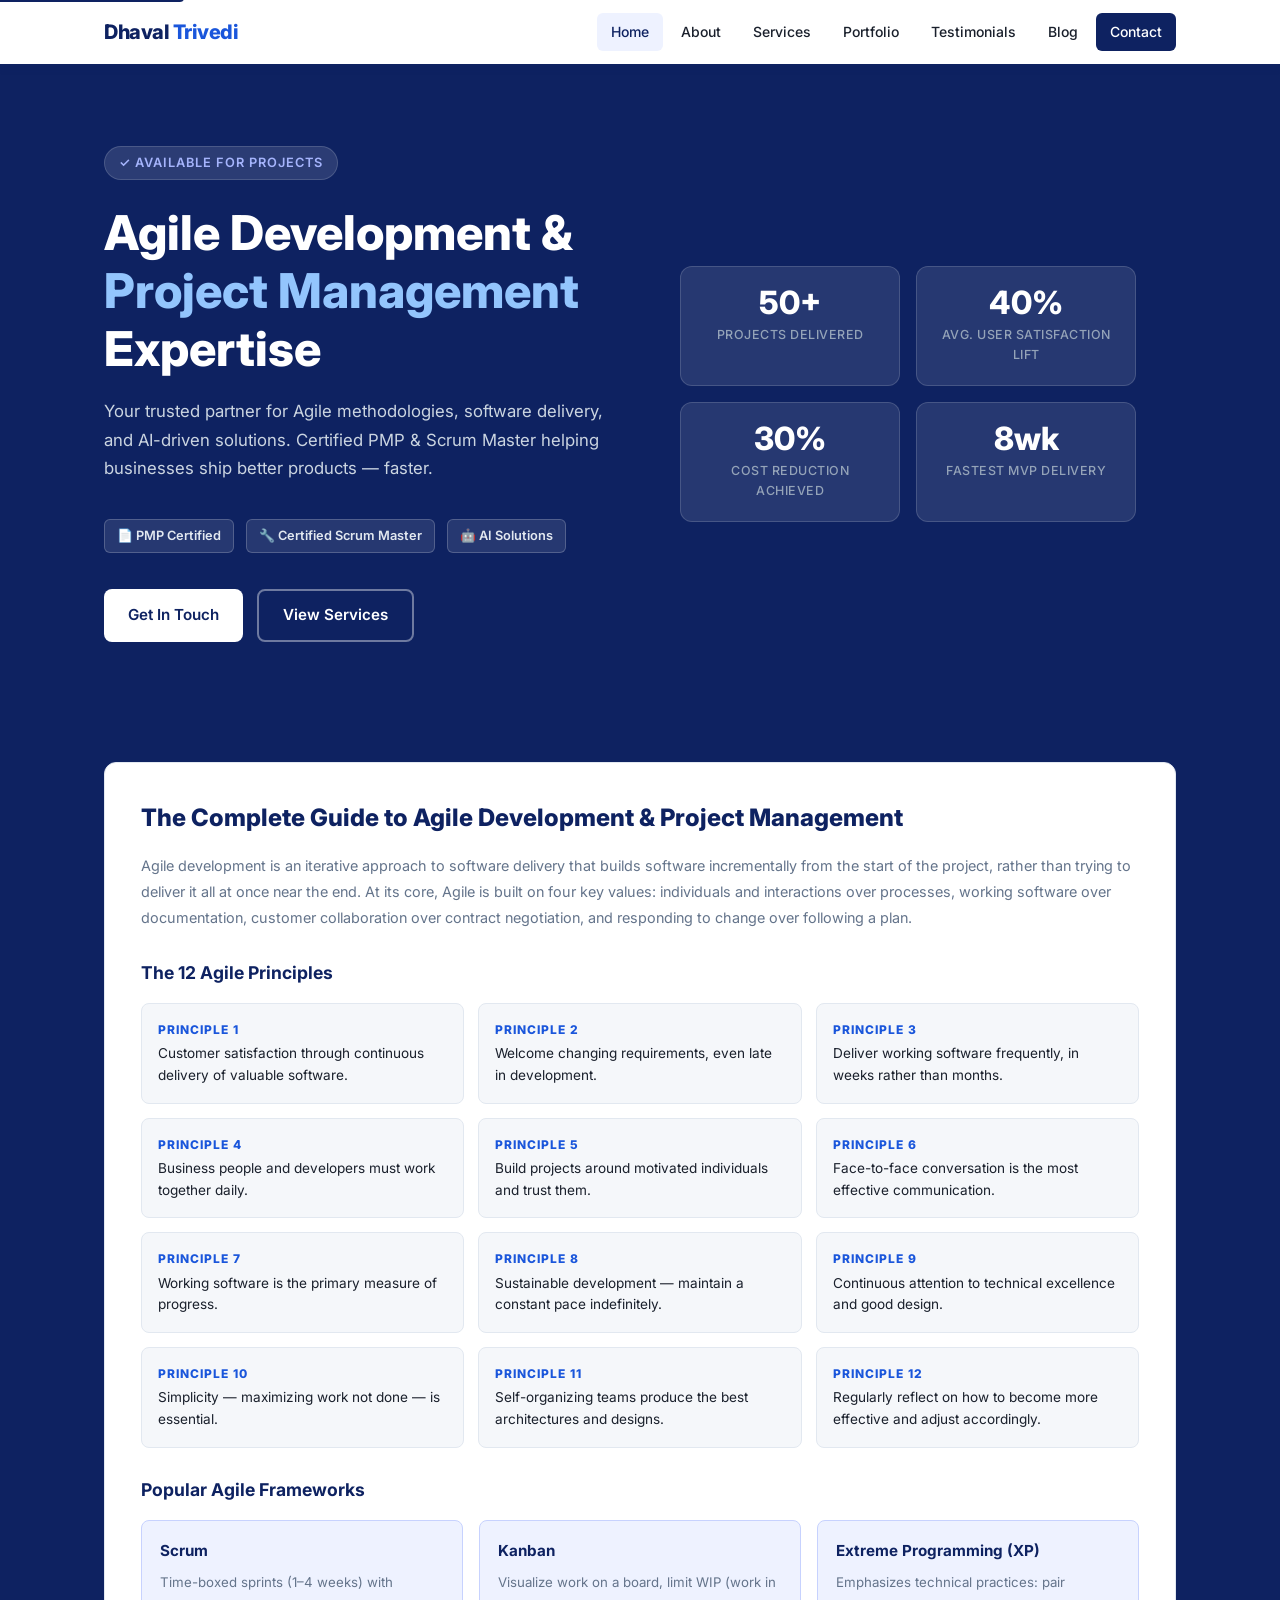
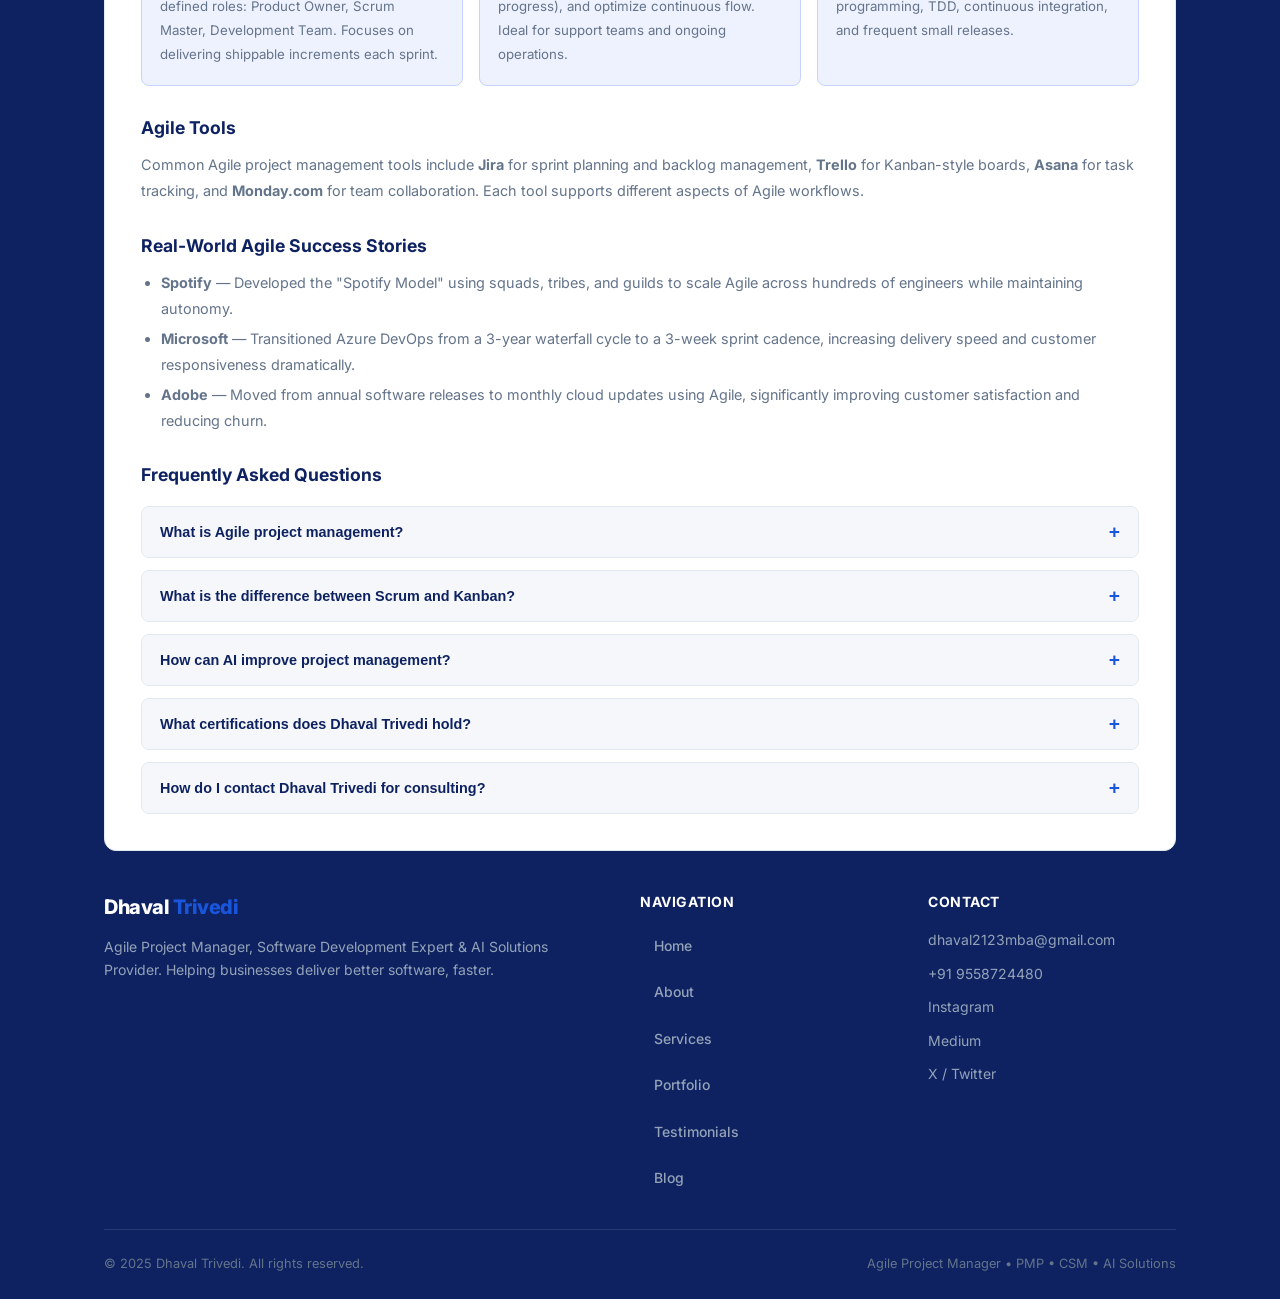
<file: index.html>
<!DOCTYPE html>
<html lang="en">
<head>
  <meta charset="UTF-8">
  <meta name="viewport" content="width=device-width, initial-scale=1.0">

  <!-- Google AdSense -->
  <script async src="https://pagead2.googlesyndication.com/pagead/js/adsbygoogle.js?client=ca-pub-9326807446984455" crossorigin="anonymous"></script>

  <!-- Primary SEO -->
  <title>Dhaval Trivedi | Agile Project Manager, Software Development & AI Solutions Expert</title>
  <meta name="description" content="Dhaval Trivedi is a certified Agile Project Manager (PMP, CSM) and AI product development expert helping businesses deliver software faster, smarter, and at scale. Available for consulting, coaching, and custom software projects.">
  <meta name="keywords" content="Dhaval Trivedi, Agile project management, Scrum Master, PMP certified, software development, AI product development, management consultant, Agile coaching, custom software solutions, digital transformation, AI integration, project manager India">
  <meta name="author" content="Dhaval Trivedi">
  <meta name="robots" content="index, follow, max-snippet:-1, max-image-preview:large, max-video-preview:-1">
  <link rel="canonical" href="https://dhaval-info-1.github.io/">

  <!-- Open Graph -->
  <meta property="og:type" content="website">
  <meta property="og:site_name" content="Dhaval Trivedi">
  <meta property="og:title" content="Dhaval Trivedi | Agile Project Manager & AI Solutions Expert">
  <meta property="og:description" content="Certified Agile Project Manager and AI Solutions Expert. Helping businesses build and deliver software products with Scrum, Kanban, and AI-driven approaches.">
  <meta property="og:url" content="https://dhaval-info-1.github.io/">
  <meta property="og:image" content="https://raw.githubusercontent.com/Dhaval-info-1/Dhaval-info-1.github.io/main/images/download.jpeg">
  <meta property="og:image:width" content="1200">
  <meta property="og:image:height" content="630">
  <meta property="og:locale" content="en_US">

  <!-- Twitter Card -->
  <meta name="twitter:card" content="summary_large_image">
  <meta name="twitter:site" content="@dhaval_info_">
  <meta name="twitter:creator" content="@dhaval_info_">
  <meta name="twitter:title" content="Dhaval Trivedi | Agile Project Manager & AI Solutions Expert">
  <meta name="twitter:description" content="Certified Agile Project Manager (PMP, CSM) and AI product development expert. Helping teams deliver software faster and smarter.">
  <meta name="twitter:image" content="https://raw.githubusercontent.com/Dhaval-info-1/Dhaval-info-1.github.io/main/images/download.jpeg">

  <!-- Schema.org JSON-LD — AI & Search Engine Structured Data -->
  <script type="application/ld+json">
  {
    "@context": "https://schema.org",
    "@type": "Person",
    "name": "Dhaval Trivedi",
    "jobTitle": "Agile Project Manager & AI Solutions Expert",
    "description": "Certified Agile Project Manager (PMP, CSM) with expertise in software development, AI product development, and management consulting. Helping businesses transform through Agile methodologies and AI-driven solutions.",
    "url": "https://dhaval-info-1.github.io/",
    "image": "https://raw.githubusercontent.com/Dhaval-info-1/Dhaval-info-1.github.io/main/images/download.jpeg",
    "email": "dhaval2123mba@gmail.com",
    "telephone": "+919558724480",
    "sameAs": [
      "https://www.instagram.com/dhaval.info/",
      "https://medium.com/@dhaval.info",
      "https://x.com/dhaval_info_",
      "https://github.com/Dhaval-info-1"
    ],
    "knowsAbout": [
      "Agile Project Management",
      "Scrum",
      "Kanban",
      "Software Development",
      "AI Product Development",
      "Machine Learning",
      "PMP Certification",
      "Certified Scrum Master",
      "Digital Transformation",
      "Management Consulting"
    ],
    "hasCredential": [
      {
        "@type": "EducationalOccupationalCredential",
        "name": "Project Management Professional (PMP)",
        "credentialCategory": "Professional Certification"
      },
      {
        "@type": "EducationalOccupationalCredential",
        "name": "Certified Scrum Master (CSM)",
        "credentialCategory": "Professional Certification"
      }
    ],
    "offers": {
      "@type": "Offer",
      "name": "Agile Consulting & Software Development Services",
      "description": "Expert consulting in Agile project management, software development, and AI product development."
    }
  }
  </script>

  <script type="application/ld+json">
  {
    "@context": "https://schema.org",
    "@type": "FAQPage",
    "mainEntity": [
      {
        "@type": "Question",
        "name": "What is Agile project management?",
        "acceptedAnswer": {
          "@type": "Answer",
          "text": "Agile project management is an iterative approach to delivering projects that focuses on collaboration, flexibility, and customer feedback. It uses frameworks like Scrum and Kanban to break work into short cycles called sprints, enabling teams to adapt quickly to change."
        }
      },
      {
        "@type": "Question",
        "name": "What services does Dhaval Trivedi offer?",
        "acceptedAnswer": {
          "@type": "Answer",
          "text": "Dhaval Trivedi offers Agile project management consulting, custom software development, AI product development, technical project management, Agile coaching and training, and AI integration in project management workflows."
        }
      },
      {
        "@type": "Question",
        "name": "Is Dhaval Trivedi PMP certified?",
        "acceptedAnswer": {
          "@type": "Answer",
          "text": "Yes, Dhaval Trivedi holds both PMP (Project Management Professional) and CSM (Certified Scrum Master) certifications, with deep expertise in Agile methodologies and enterprise software delivery."
        }
      },
      {
        "@type": "Question",
        "name": "How can I contact Dhaval Trivedi for consulting?",
        "acceptedAnswer": {
          "@type": "Answer",
          "text": "You can contact Dhaval Trivedi via email at dhaval2123mba@gmail.com, by phone at +91 9558724480, or through the contact form on this website."
        }
      }
    ]
  }
  </script>

  <script type="application/ld+json">
  {
    "@context": "https://schema.org",
    "@type": "ProfessionalService",
    "name": "Dhaval Trivedi — Agile & AI Consulting",
    "url": "https://dhaval-info-1.github.io/",
    "description": "Professional Agile project management, software development, and AI product development consulting services.",
    "founder": {
      "@type": "Person",
      "name": "Dhaval Trivedi"
    },
    "serviceType": [
      "Agile Project Management",
      "Software Development",
      "AI Product Development",
      "Management Consulting",
      "Agile Coaching"
    ],
    "areaServed": "Worldwide",
    "contactPoint": {
      "@type": "ContactPoint",
      "email": "dhaval2123mba@gmail.com",
      "telephone": "+919558724480",
      "contactType": "customer service"
    }
  }
  </script>

  <!-- Google Analytics -->
  <script async src="https://www.googletagmanager.com/gtag/js?id=G-QWKLXGZDQ9"></script>
  <script>
    window.dataLayer = window.dataLayer || [];
    function gtag(){dataLayer.push(arguments);}
    gtag('js', new Date());
    gtag('config', 'G-QWKLXGZDQ9');
  </script>

  <!-- Fonts -->
  <link rel="preconnect" href="https://fonts.googleapis.com">
  <link rel="preconnect" href="https://fonts.gstatic.com" crossorigin>
  <link href="https://fonts.googleapis.com/css2?family=Inter:wght@400;500;600;700;800&family=Roboto:wght@400;500;700&display=swap" rel="stylesheet">

  <!-- SwiftSupport AI Chatbot -->
  <script defer src="https://cdn.swiftsupport.ai/widget.js"></script>

  <style>
    /* ===== RESET & BASE ===== */
    *, *::before, *::after { box-sizing: border-box; margin: 0; padding: 0; }

    :root {
      --navy:     #0E2261;
      --blue:     #1A56DB;
      --blue-dark:#1341B0;
      --green:    #16A34A;
      --white:    #FFFFFF;
      --bg:       #F5F7FA;
      --bg-alt:   #EEF2FF;
      --border:   #E2E8F0;
      --text:     #1A202C;
      --muted:    #64748B;
      --card-shadow: 0 2px 12px rgba(14,34,97,0.08);
    }

    html { scroll-behavior: smooth; }

    body {
      font-family: 'Inter', 'Roboto', sans-serif;
      font-size: 16px;
      line-height: 1.6;
      color: var(--text);
      background: var(--bg);
    }

    a { color: var(--blue); text-decoration: none; }
    a:hover { text-decoration: underline; }
    img { max-width: 100%; height: auto; display: block; }

    .container {
      max-width: 1120px;
      margin: 0 auto;
      padding: 0 24px;
    }

    /* ===== SKIP LINK (Accessibility) ===== */
    .skip-link {
      position: absolute;
      top: -40px;
      left: 0;
      background: var(--navy);
      color: white;
      padding: 8px 16px;
      z-index: 9999;
      border-radius: 0 0 4px 0;
    }
    .skip-link:focus { top: 0; }

    /* ===== HEADER / NAV ===== */
    header {
      position: sticky;
      top: 0;
      z-index: 100;
      background: var(--white);
      border-bottom: 2px solid var(--navy);
      box-shadow: 0 2px 8px rgba(14,34,97,0.10);
    }

    .header-inner {
      display: flex;
      align-items: center;
      justify-content: space-between;
      height: 64px;
    }

    .logo {
      font-size: 1.25rem;
      font-weight: 800;
      color: var(--navy);
      letter-spacing: -0.5px;
    }
    .logo span { color: var(--blue); }

    nav ul {
      display: flex;
      list-style: none;
      gap: 4px;
    }

    nav ul li a {
      display: block;
      padding: 8px 14px;
      font-size: 0.875rem;
      font-weight: 500;
      color: var(--text);
      border-radius: 6px;
      transition: background 0.2s, color 0.2s;
    }
    nav ul li a:hover,
    nav ul li a.active {
      background: var(--bg-alt);
      color: var(--navy);
      text-decoration: none;
    }

    .nav-cta {
      background: var(--navy) !important;
      color: var(--white) !important;
      border-radius: 6px !important;
    }
    .nav-cta:hover { background: var(--blue-dark) !important; }

    .hamburger {
      display: none;
      flex-direction: column;
      gap: 5px;
      cursor: pointer;
      padding: 4px;
    }
    .hamburger span {
      display: block;
      width: 24px;
      height: 2px;
      background: var(--navy);
      border-radius: 2px;
      transition: transform 0.3s;
    }

    /* ===== SECTIONS ===== */
    section {
      display: none;
      padding: 72px 0;
    }
    section.active { display: block; }

    .section-label {
      display: inline-block;
      background: var(--bg-alt);
      color: var(--navy);
      font-size: 0.75rem;
      font-weight: 700;
      letter-spacing: 1.5px;
      text-transform: uppercase;
      padding: 4px 12px;
      border-radius: 20px;
      margin-bottom: 12px;
    }

    .section-title {
      font-size: clamp(1.6rem, 3vw, 2.25rem);
      font-weight: 800;
      color: var(--navy);
      line-height: 1.25;
      margin-bottom: 12px;
    }

    .section-subtitle {
      font-size: 1.05rem;
      color: var(--muted);
      max-width: 600px;
      margin-bottom: 48px;
    }

    /* ===== HERO SECTION ===== */
    #home {
      display: none;
      background: var(--navy);
      padding: 0;
    }
    #home.active { display: block; }

    .hero-wrap {
      display: grid;
      grid-template-columns: 1fr 1fr;
      min-height: 520px;
      align-items: center;
    }

    .hero-content {
      padding: 80px 0 80px 0;
    }

    .hero-badge {
      display: inline-flex;
      align-items: center;
      gap: 8px;
      background: rgba(255,255,255,0.12);
      color: #A5B4FC;
      font-size: 0.8rem;
      font-weight: 600;
      letter-spacing: 1px;
      text-transform: uppercase;
      padding: 6px 14px;
      border-radius: 20px;
      margin-bottom: 24px;
      border: 1px solid rgba(255,255,255,0.15);
    }

    .hero-title {
      font-size: clamp(1.9rem, 4vw, 3rem);
      font-weight: 800;
      color: var(--white);
      line-height: 1.2;
      margin-bottom: 20px;
    }
    .hero-title em {
      font-style: normal;
      color: #93C5FD;
    }

    .hero-description {
      font-size: 1.05rem;
      color: #CBD5E1;
      max-width: 520px;
      margin-bottom: 36px;
      line-height: 1.7;
    }

    .hero-certs {
      display: flex;
      gap: 12px;
      flex-wrap: wrap;
      margin-bottom: 36px;
    }

    .cert-badge {
      display: inline-flex;
      align-items: center;
      gap: 6px;
      background: rgba(255,255,255,0.10);
      border: 1px solid rgba(255,255,255,0.20);
      color: #E2E8F0;
      font-size: 0.8rem;
      font-weight: 600;
      padding: 6px 12px;
      border-radius: 6px;
    }

    .hero-actions {
      display: flex;
      gap: 14px;
      flex-wrap: wrap;
    }

    .btn {
      display: inline-flex;
      align-items: center;
      gap: 8px;
      font-size: 0.95rem;
      font-weight: 600;
      padding: 12px 24px;
      border-radius: 8px;
      cursor: pointer;
      transition: background 0.2s, transform 0.15s, box-shadow 0.2s;
      text-decoration: none;
      border: none;
    }
    .btn:hover { transform: translateY(-2px); text-decoration: none; }

    .btn-primary {
      background: var(--white);
      color: var(--navy);
    }
    .btn-primary:hover { background: #F1F5F9; }

    .btn-outline {
      background: transparent;
      color: var(--white);
      border: 2px solid rgba(255,255,255,0.4);
    }
    .btn-outline:hover { border-color: var(--white); }

    .btn-blue {
      background: var(--blue);
      color: var(--white);
    }
    .btn-blue:hover { background: var(--blue-dark); }

    .btn-green {
      background: var(--green);
      color: var(--white);
    }
    .btn-green:hover { background: #15803D; }

    .hero-image-side {
      display: flex;
      align-items: center;
      justify-content: center;
      padding: 40px;
    }

    .hero-stats {
      display: grid;
      grid-template-columns: 1fr 1fr;
      gap: 16px;
    }

    .stat-card {
      background: rgba(255,255,255,0.10);
      border: 1px solid rgba(255,255,255,0.15);
      border-radius: 12px;
      padding: 20px;
      text-align: center;
    }

    .stat-number {
      font-size: 2rem;
      font-weight: 800;
      color: var(--white);
      line-height: 1;
      margin-bottom: 6px;
    }

    .stat-label {
      font-size: 0.78rem;
      color: #94A3B8;
      font-weight: 500;
      text-transform: uppercase;
      letter-spacing: 0.5px;
    }

    /* ===== ABOUT ===== */
    #about { background: var(--white); }

    .about-grid {
      display: grid;
      grid-template-columns: 1fr 1.6fr;
      gap: 64px;
      align-items: start;
    }

    .about-photo-wrap {
      position: relative;
    }

    .about-photo {
      width: 100%;
      border-radius: 12px;
      border: 4px solid var(--border);
    }

    .about-cert-list {
      display: flex;
      flex-direction: column;
      gap: 8px;
      margin-top: 20px;
    }

    .about-cert-item {
      display: flex;
      align-items: center;
      gap: 10px;
      background: var(--bg-alt);
      border: 1px solid var(--border);
      border-radius: 8px;
      padding: 10px 14px;
      font-size: 0.875rem;
      font-weight: 600;
      color: var(--navy);
    }

    .cert-icon {
      width: 28px;
      height: 28px;
      background: var(--navy);
      border-radius: 6px;
      display: flex;
      align-items: center;
      justify-content: center;
      color: white;
      font-size: 0.75rem;
      font-weight: 800;
      flex-shrink: 0;
    }

    .about-text p {
      color: var(--muted);
      margin-bottom: 16px;
      line-height: 1.8;
    }

    .achievements-list {
      display: flex;
      flex-direction: column;
      gap: 12px;
      margin-top: 24px;
    }

    .achievement-item {
      display: flex;
      gap: 14px;
      padding: 16px;
      background: var(--bg);
      border-radius: 10px;
      border-left: 4px solid var(--blue);
    }

    .achievement-icon {
      font-size: 1.4rem;
      flex-shrink: 0;
    }

    .achievement-item h4 {
      font-size: 0.9rem;
      font-weight: 700;
      color: var(--navy);
      margin-bottom: 2px;
    }

    .achievement-item p {
      font-size: 0.83rem;
      color: var(--muted);
      margin: 0;
    }

    /* ===== SERVICES ===== */
    #services { background: var(--bg); }

    .services-grid {
      display: grid;
      grid-template-columns: repeat(auto-fit, minmax(320px, 1fr));
      gap: 24px;
    }

    .service-card {
      background: var(--white);
      border: 1px solid var(--border);
      border-radius: 12px;
      padding: 28px;
      transition: box-shadow 0.2s, transform 0.2s;
    }
    .service-card:hover {
      box-shadow: var(--card-shadow);
      transform: translateY(-3px);
    }

    .service-icon {
      width: 48px;
      height: 48px;
      border-radius: 10px;
      background: var(--navy);
      display: flex;
      align-items: center;
      justify-content: center;
      margin-bottom: 18px;
      font-size: 1.4rem;
    }

    .service-card h3 {
      font-size: 1.05rem;
      font-weight: 700;
      color: var(--navy);
      margin-bottom: 10px;
    }

    .service-card p {
      font-size: 0.875rem;
      color: var(--muted);
      margin-bottom: 16px;
      line-height: 1.7;
    }

    .service-features {
      list-style: none;
      display: flex;
      flex-direction: column;
      gap: 6px;
    }

    .service-features li {
      font-size: 0.83rem;
      color: var(--text);
      display: flex;
      align-items: center;
      gap: 8px;
    }

    .service-features li::before {
      content: "";
      width: 6px;
      height: 6px;
      border-radius: 50%;
      background: var(--blue);
      flex-shrink: 0;
    }

    /* ===== PORTFOLIO ===== */
    #portfolio { background: var(--white); }

    .portfolio-grid {
      display: grid;
      grid-template-columns: repeat(auto-fit, minmax(320px, 1fr));
      gap: 24px;
    }

    .project-card {
      background: var(--bg);
      border: 1px solid var(--border);
      border-radius: 12px;
      overflow: hidden;
      transition: box-shadow 0.2s, transform 0.2s;
    }
    .project-card:hover {
      box-shadow: var(--card-shadow);
      transform: translateY(-3px);
    }

    .project-header {
      background: var(--navy);
      padding: 20px 24px;
      display: flex;
      align-items: center;
      gap: 12px;
    }

    .project-icon {
      font-size: 1.5rem;
    }

    .project-header h3 {
      font-size: 0.95rem;
      font-weight: 700;
      color: var(--white);
    }

    .project-body {
      padding: 20px 24px;
    }

    .project-body p {
      font-size: 0.875rem;
      color: var(--muted);
      margin-bottom: 14px;
      line-height: 1.7;
    }

    .project-tags {
      display: flex;
      flex-wrap: wrap;
      gap: 6px;
      margin-bottom: 12px;
    }

    .tag {
      font-size: 0.75rem;
      font-weight: 500;
      padding: 3px 10px;
      border-radius: 20px;
      border: 1px solid var(--border);
      color: var(--muted);
      background: var(--white);
    }

    .tag-method {
      background: var(--bg-alt);
      color: var(--navy);
      border-color: #C7D2FE;
    }

    .project-meta {
      font-size: 0.78rem;
      color: var(--muted);
      display: flex;
      align-items: center;
      gap: 6px;
    }

    /* ===== TESTIMONIALS ===== */
    #testimonials { background: var(--bg); }

    .testimonials-grid {
      display: grid;
      grid-template-columns: repeat(auto-fit, minmax(280px, 1fr));
      gap: 20px;
    }

    .testimonial-card {
      background: var(--white);
      border: 1px solid var(--border);
      border-radius: 12px;
      padding: 24px;
      transition: box-shadow 0.2s;
    }
    .testimonial-card:hover { box-shadow: var(--card-shadow); }

    .stars {
      display: flex;
      gap: 2px;
      margin-bottom: 14px;
    }

    .star {
      color: #F59E0B;
      font-size: 0.9rem;
    }
    .star-half { color: #D97706; }

    .testimonial-text {
      font-size: 0.875rem;
      color: var(--text);
      line-height: 1.7;
      margin-bottom: 16px;
      font-style: italic;
    }

    .testimonial-author {
      display: flex;
      align-items: center;
      gap: 10px;
    }

    .author-avatar {
      width: 40px;
      height: 40px;
      border-radius: 50%;
      background: var(--navy);
      display: flex;
      align-items: center;
      justify-content: center;
      color: white;
      font-size: 0.875rem;
      font-weight: 700;
      flex-shrink: 0;
    }

    .author-name {
      font-size: 0.875rem;
      font-weight: 700;
      color: var(--navy);
    }

    .author-location {
      font-size: 0.78rem;
      color: var(--muted);
    }

    /* ===== BLOG ===== */
    #blog { background: var(--white); }

    .blog-grid {
      display: grid;
      grid-template-columns: repeat(auto-fit, minmax(300px, 1fr));
      gap: 24px;
    }

    .blog-card {
      background: var(--bg);
      border: 1px solid var(--border);
      border-radius: 12px;
      overflow: hidden;
      transition: box-shadow 0.2s, transform 0.2s;
    }
    .blog-card:hover {
      box-shadow: var(--card-shadow);
      transform: translateY(-3px);
    }

    .blog-header-bar {
      background: var(--navy);
      height: 6px;
    }

    .blog-body {
      padding: 24px;
    }

    .blog-category {
      display: inline-block;
      font-size: 0.72rem;
      font-weight: 700;
      letter-spacing: 1px;
      text-transform: uppercase;
      color: var(--blue);
      margin-bottom: 10px;
    }

    .blog-body h3 {
      font-size: 1.05rem;
      font-weight: 700;
      color: var(--navy);
      margin-bottom: 10px;
      line-height: 1.4;
    }

    .blog-body p {
      font-size: 0.875rem;
      color: var(--muted);
      margin-bottom: 18px;
      line-height: 1.7;
    }

    .blog-read-link {
      font-size: 0.875rem;
      font-weight: 600;
      color: var(--blue);
      display: inline-flex;
      align-items: center;
      gap: 4px;
    }
    .blog-read-link:hover { color: var(--blue-dark); }

    /* ===== AGILE GUIDE (home section inner content) ===== */
    .guide-section {
      background: var(--white);
      border-radius: 12px;
      border: 1px solid var(--border);
      padding: 36px;
      margin-top: 40px;
    }

    .guide-section h2 {
      font-size: 1.5rem;
      font-weight: 800;
      color: var(--navy);
      margin-bottom: 16px;
    }

    .guide-section h3 {
      font-size: 1.1rem;
      font-weight: 700;
      color: var(--navy);
      margin-top: 28px;
      margin-bottom: 10px;
    }

    .guide-section p, .guide-section li {
      font-size: 0.9rem;
      color: var(--muted);
      line-height: 1.8;
    }

    .guide-section ul, .guide-section ol {
      padding-left: 20px;
      margin-bottom: 12px;
    }

    .guide-section li { margin-bottom: 4px; }

    .principles-grid {
      display: grid;
      grid-template-columns: repeat(auto-fit, minmax(240px, 1fr));
      gap: 14px;
      margin-top: 16px;
    }

    .principle-card {
      background: var(--bg);
      border: 1px solid var(--border);
      border-radius: 8px;
      padding: 16px;
      font-size: 0.85rem;
      color: var(--text);
    }

    .principle-num {
      font-size: 0.75rem;
      font-weight: 800;
      color: var(--blue);
      text-transform: uppercase;
      letter-spacing: 1px;
      margin-bottom: 4px;
    }

    .frameworks-grid {
      display: grid;
      grid-template-columns: repeat(3, 1fr);
      gap: 16px;
      margin-top: 16px;
    }

    .framework-card {
      background: var(--bg-alt);
      border: 1px solid #C7D2FE;
      border-radius: 8px;
      padding: 18px;
    }

    .framework-card h4 {
      font-size: 0.95rem;
      font-weight: 700;
      color: var(--navy);
      margin-bottom: 8px;
    }

    .framework-card p {
      font-size: 0.83rem;
    }

    .faq-list {
      display: flex;
      flex-direction: column;
      gap: 12px;
      margin-top: 16px;
    }

    .faq-item {
      border: 1px solid var(--border);
      border-radius: 8px;
      overflow: hidden;
    }

    .faq-question {
      width: 100%;
      text-align: left;
      background: var(--bg);
      border: none;
      padding: 14px 18px;
      font-size: 0.9rem;
      font-weight: 600;
      color: var(--navy);
      cursor: pointer;
      display: flex;
      justify-content: space-between;
      align-items: center;
    }

    .faq-question::after {
      content: "+";
      font-size: 1.2rem;
      color: var(--blue);
      transition: transform 0.2s;
    }

    .faq-question.open::after { transform: rotate(45deg); }

    .faq-answer {
      display: none;
      padding: 14px 18px;
      font-size: 0.875rem;
      color: var(--muted);
      background: var(--white);
      line-height: 1.7;
    }

    .faq-answer.open { display: block; }

    /* ===== CONTACT ===== */
    #contact { background: var(--bg); }

    .contact-wrap {
      display: grid;
      grid-template-columns: 1fr 1.4fr;
      gap: 56px;
      align-items: start;
    }

    .contact-info h3 {
      font-size: 1.1rem;
      font-weight: 700;
      color: var(--navy);
      margin-bottom: 16px;
    }

    .contact-detail {
      display: flex;
      align-items: flex-start;
      gap: 12px;
      margin-bottom: 16px;
    }

    .contact-detail-icon {
      width: 40px;
      height: 40px;
      background: var(--navy);
      border-radius: 8px;
      display: flex;
      align-items: center;
      justify-content: center;
      color: white;
      font-size: 1rem;
      flex-shrink: 0;
    }

    .contact-detail-label {
      font-size: 0.78rem;
      font-weight: 600;
      color: var(--muted);
      text-transform: uppercase;
      letter-spacing: 0.5px;
    }

    .contact-detail-value {
      font-size: 0.9rem;
      font-weight: 600;
      color: var(--navy);
    }

    .social-links {
      display: flex;
      gap: 10px;
      margin-top: 28px;
    }

    .social-link {
      display: flex;
      align-items: center;
      justify-content: center;
      width: 40px;
      height: 40px;
      background: var(--navy);
      border-radius: 8px;
      color: white;
      font-size: 0.8rem;
      font-weight: 700;
      transition: background 0.2s;
      text-decoration: none;
    }
    .social-link:hover { background: var(--blue); text-decoration: none; }

    .contact-form {
      background: var(--white);
      border: 1px solid var(--border);
      border-radius: 12px;
      padding: 36px;
    }

    .form-group {
      margin-bottom: 20px;
    }

    .form-group label {
      display: block;
      font-size: 0.875rem;
      font-weight: 600;
      color: var(--text);
      margin-bottom: 6px;
    }

    .form-group input,
    .form-group textarea {
      width: 100%;
      padding: 10px 14px;
      font-size: 0.9rem;
      font-family: inherit;
      color: var(--text);
      border: 1.5px solid var(--border);
      border-radius: 8px;
      background: var(--bg);
      transition: border-color 0.2s, box-shadow 0.2s;
      outline: none;
    }

    .form-group input:focus,
    .form-group textarea:focus {
      border-color: var(--blue);
      box-shadow: 0 0 0 3px rgba(26,86,219,0.12);
    }

    .form-group textarea { resize: vertical; min-height: 120px; }

    .form-status {
      font-size: 0.875rem;
      font-weight: 600;
      padding: 10px 14px;
      border-radius: 8px;
      margin-top: 12px;
      display: none;
    }
    .form-status.success { background: #DCFCE7; color: #166534; display: block; }
    .form-status.error   { background: #FEE2E2; color: #991B1B; display: block; }

    /* ===== FOOTER ===== */
    footer {
      background: var(--navy);
      color: #94A3B8;
      padding: 40px 0 24px;
    }

    .footer-inner {
      display: grid;
      grid-template-columns: 2fr 1fr 1fr;
      gap: 40px;
      margin-bottom: 32px;
    }

    .footer-brand .logo {
      color: var(--white);
      margin-bottom: 12px;
    }

    .footer-brand p {
      font-size: 0.875rem;
      line-height: 1.7;
      color: #94A3B8;
    }

    .footer-col h4 {
      font-size: 0.875rem;
      font-weight: 700;
      color: var(--white);
      margin-bottom: 14px;
      text-transform: uppercase;
      letter-spacing: 0.5px;
    }

    .footer-col ul {
      list-style: none;
      display: flex;
      flex-direction: column;
      gap: 8px;
    }

    .footer-col ul li a {
      font-size: 0.875rem;
      color: #94A3B8;
      transition: color 0.2s;
    }
    .footer-col ul li a:hover { color: var(--white); text-decoration: none; }

    .footer-bottom {
      border-top: 1px solid rgba(255,255,255,0.1);
      padding-top: 24px;
      display: flex;
      align-items: center;
      justify-content: space-between;
      flex-wrap: wrap;
      gap: 12px;
    }

    .footer-bottom p {
      font-size: 0.8rem;
      color: #64748B;
    }

    /* ===== MOBILE ===== */
    @media (max-width: 768px) {
      .hamburger { display: flex; }
      nav ul {
        display: none;
        position: absolute;
        top: 64px;
        left: 0;
        right: 0;
        background: var(--white);
        flex-direction: column;
        padding: 12px;
        border-bottom: 2px solid var(--navy);
        box-shadow: 0 8px 16px rgba(0,0,0,0.1);
      }
      nav ul.open { display: flex; }
      nav ul li a { padding: 12px 16px; }

      .hero-wrap { grid-template-columns: 1fr; }
      .hero-image-side { display: none; }
      .hero-content { padding: 56px 0; }

      .about-grid { grid-template-columns: 1fr; gap: 32px; }
      .contact-wrap { grid-template-columns: 1fr; gap: 32px; }
      .footer-inner { grid-template-columns: 1fr; gap: 28px; }
      .frameworks-grid { grid-template-columns: 1fr; }
      section { padding: 48px 0; }
    }
  </style>
</head>

<body>
  <a class="skip-link" href="#main-content">Skip to main content</a>

  <!-- HEADER -->
  <header role="banner">
    <div class="container header-inner">
      <a href="#home" class="logo" onclick="showSection('home', this)">
        Dhaval <span>Trivedi</span>
      </a>
      <nav role="navigation" aria-label="Main navigation">
        <ul id="nav-menu">
          <li><a href="#home"         onclick="showSection('home', this)"         class="active">Home</a></li>
          <li><a href="#about"        onclick="showSection('about', this)"                      >About</a></li>
          <li><a href="#services"     onclick="showSection('services', this)"                   >Services</a></li>
          <li><a href="#portfolio"    onclick="showSection('portfolio', this)"                  >Portfolio</a></li>
          <li><a href="#testimonials" onclick="showSection('testimonials', this)"               >Testimonials</a></li>
          <li><a href="#blog"         onclick="showSection('blog', this)"                       >Blog</a></li>
          <li><a href="#contact"      onclick="showSection('contact', this)" class="nav-cta"    >Contact</a></li>
        </ul>
      </nav>
      <div class="hamburger" onclick="toggleMenu()" aria-label="Toggle navigation" role="button" tabindex="0">
        <span></span><span></span><span></span>
      </div>
    </div>
  </header>

  <main id="main-content">

    <!-- ===== HOME ===== -->
    <section id="home" class="active" aria-labelledby="hero-heading">
      <div class="container">
        <div class="hero-wrap">
          <div class="hero-content">
            <div class="hero-badge">&#x2713; Available for Projects</div>
            <h1 class="hero-title" id="hero-heading">
              Agile Development &amp;<br>
              <em>Project Management</em><br>
              Expertise
            </h1>
            <p class="hero-description">
              Your trusted partner for Agile methodologies, software delivery, and AI-driven solutions.
              Certified PMP &amp; Scrum Master helping businesses ship better products — faster.
            </p>
            <div class="hero-certs">
              <span class="cert-badge">&#128196; PMP Certified</span>
              <span class="cert-badge">&#128295; Certified Scrum Master</span>
              <span class="cert-badge">&#129302; AI Solutions</span>
            </div>
            <div class="hero-actions">
              <a href="#contact" onclick="showSection('contact')" class="btn btn-primary">Get In Touch</a>
              <a href="#services" onclick="showSection('services')" class="btn btn-outline">View Services</a>
            </div>
          </div>
          <div class="hero-image-side" aria-hidden="true">
            <div class="hero-stats">
              <div class="stat-card">
                <div class="stat-number">50+</div>
                <div class="stat-label">Projects Delivered</div>
              </div>
              <div class="stat-card">
                <div class="stat-number">40%</div>
                <div class="stat-label">Avg. User Satisfaction Lift</div>
              </div>
              <div class="stat-card">
                <div class="stat-number">30%</div>
                <div class="stat-label">Cost Reduction Achieved</div>
              </div>
              <div class="stat-card">
                <div class="stat-number">8wk</div>
                <div class="stat-label">Fastest MVP Delivery</div>
              </div>
            </div>
          </div>
        </div>
      </div>

      <!-- Agile Guide Content (SEO value) -->
      <div class="container">
        <article class="guide-section">
          <h2>The Complete Guide to Agile Development &amp; Project Management</h2>
          <p>
            Agile development is an iterative approach to software delivery that builds software incrementally from the start of the project, rather than trying to deliver it all at once near the end.
            At its core, Agile is built on four key values: individuals and interactions over processes, working software over documentation, customer collaboration over contract negotiation, and responding to change over following a plan.
          </p>

          <h3>The 12 Agile Principles</h3>
          <div class="principles-grid">
            <div class="principle-card"><div class="principle-num">Principle 1</div>Customer satisfaction through continuous delivery of valuable software.</div>
            <div class="principle-card"><div class="principle-num">Principle 2</div>Welcome changing requirements, even late in development.</div>
            <div class="principle-card"><div class="principle-num">Principle 3</div>Deliver working software frequently, in weeks rather than months.</div>
            <div class="principle-card"><div class="principle-num">Principle 4</div>Business people and developers must work together daily.</div>
            <div class="principle-card"><div class="principle-num">Principle 5</div>Build projects around motivated individuals and trust them.</div>
            <div class="principle-card"><div class="principle-num">Principle 6</div>Face-to-face conversation is the most effective communication.</div>
            <div class="principle-card"><div class="principle-num">Principle 7</div>Working software is the primary measure of progress.</div>
            <div class="principle-card"><div class="principle-num">Principle 8</div>Sustainable development — maintain a constant pace indefinitely.</div>
            <div class="principle-card"><div class="principle-num">Principle 9</div>Continuous attention to technical excellence and good design.</div>
            <div class="principle-card"><div class="principle-num">Principle 10</div>Simplicity — maximizing work not done — is essential.</div>
            <div class="principle-card"><div class="principle-num">Principle 11</div>Self-organizing teams produce the best architectures and designs.</div>
            <div class="principle-card"><div class="principle-num">Principle 12</div>Regularly reflect on how to become more effective and adjust accordingly.</div>
          </div>

          <h3>Popular Agile Frameworks</h3>
          <div class="frameworks-grid">
            <div class="framework-card">
              <h4>Scrum</h4>
              <p>Time-boxed sprints (1–4 weeks) with defined roles: Product Owner, Scrum Master, Development Team. Focuses on delivering shippable increments each sprint.</p>
            </div>
            <div class="framework-card">
              <h4>Kanban</h4>
              <p>Visualize work on a board, limit WIP (work in progress), and optimize continuous flow. Ideal for support teams and ongoing operations.</p>
            </div>
            <div class="framework-card">
              <h4>Extreme Programming (XP)</h4>
              <p>Emphasizes technical practices: pair programming, TDD, continuous integration, and frequent small releases.</p>
            </div>
          </div>

          <h3>Agile Tools</h3>
          <p>
            Common Agile project management tools include <strong>Jira</strong> for sprint planning and backlog management, <strong>Trello</strong> for Kanban-style boards, <strong>Asana</strong> for task tracking, and <strong>Monday.com</strong> for team collaboration. Each tool supports different aspects of Agile workflows.
          </p>

          <h3>Real-World Agile Success Stories</h3>
          <ul>
            <li><strong>Spotify</strong> — Developed the "Spotify Model" using squads, tribes, and guilds to scale Agile across hundreds of engineers while maintaining autonomy.</li>
            <li><strong>Microsoft</strong> — Transitioned Azure DevOps from a 3-year waterfall cycle to a 3-week sprint cadence, increasing delivery speed and customer responsiveness dramatically.</li>
            <li><strong>Adobe</strong> — Moved from annual software releases to monthly cloud updates using Agile, significantly improving customer satisfaction and reducing churn.</li>
          </ul>

          <h3>Frequently Asked Questions</h3>
          <div class="faq-list">
            <div class="faq-item">
              <button class="faq-question" onclick="toggleFaq(this)">What is Agile project management?</button>
              <div class="faq-answer">Agile project management is an iterative approach that delivers projects in short cycles, emphasizing collaboration, flexibility, and continuous improvement. It prioritizes working software over comprehensive documentation and customer collaboration over contract negotiation.</div>
            </div>
            <div class="faq-item">
              <button class="faq-question" onclick="toggleFaq(this)">What is the difference between Scrum and Kanban?</button>
              <div class="faq-answer">Scrum uses fixed-length sprints with defined ceremonies and roles (Sprint Planning, Daily Standup, Sprint Review, Retrospective). Kanban uses a continuous flow model without fixed iterations, focusing on visualizing workflow and limiting work in progress. Scrum is best for teams building products; Kanban suits teams managing ongoing requests.</div>
            </div>
            <div class="faq-item">
              <button class="faq-question" onclick="toggleFaq(this)">How can AI improve project management?</button>
              <div class="faq-answer">AI enhances project management through predictive analytics (identifying risks before they occur), automated reporting, intelligent resource allocation, natural language processing for meeting summaries, and AI-assisted sprint planning. Tools like AI-enhanced Jira plugins and Monday.com AI features are already in use.</div>
            </div>
            <div class="faq-item">
              <button class="faq-question" onclick="toggleFaq(this)">What certifications does Dhaval Trivedi hold?</button>
              <div class="faq-answer">Dhaval Trivedi holds both PMP (Project Management Professional) certification and CSM (Certified Scrum Master) certification, representing expertise in both traditional and Agile project management methodologies.</div>
            </div>
            <div class="faq-item">
              <button class="faq-question" onclick="toggleFaq(this)">How do I contact Dhaval Trivedi for consulting?</button>
              <div class="faq-answer">You can reach Dhaval via email at dhaval2123mba@gmail.com, by phone at +91 9558724480, or through the Contact section on this website. Dhaval is available for Agile coaching, project management consulting, software development, and AI product development engagements.</div>
            </div>
          </div>
        </article>
      </div>
    </section>

    <!-- ===== ABOUT ===== -->
    <section id="about" aria-labelledby="about-heading">
      <div class="container">
        <div class="section-label">About</div>
        <h2 class="section-title" id="about-heading">About Dhaval Trivedi</h2>
        <p class="section-subtitle">Certified Agile leader and software strategist with a track record of delivering enterprise-grade products on time and within budget.</p>

        <div class="about-grid">
          <div class="about-photo-wrap">
            <img src="images/download.jpeg"
                 alt="Dhaval Trivedi — Agile Project Manager and AI Solutions Expert"
                 class="about-photo"
                 width="400" height="400"
                 loading="lazy">
            <div class="about-cert-list">
              <div class="about-cert-item">
                <div class="cert-icon">PMP</div>
                Project Management Professional (PMP)
              </div>
              <div class="about-cert-item">
                <div class="cert-icon">CSM</div>
                Certified Scrum Master (CSM)
              </div>
            </div>
          </div>

          <div class="about-text">
            <p>
              I'm <strong>Dhaval Trivedi</strong>, an Agile Project Management Specialist, Software Development Expert, and AI-Driven Solutions Provider. With years of experience delivering enterprise software, I help businesses move from idea to shipped product — on schedule and under budget.
            </p>
            <p>
              My journey began in college where I fell in love with software delivery. I progressed through team lead roles, became a dedicated Agile practitioner, and now serve as an expert coach and consultant — working with startups, scaleups, and enterprise teams globally.
            </p>
            <p>
              I specialize in bridging the gap between business strategy and technical execution, translating complex requirements into clear roadmaps that development teams can act on immediately. My approach combines proven Agile frameworks with modern AI tooling to maximize velocity and quality.
            </p>

            <div class="achievements-list">
              <div class="achievement-item">
                <div class="achievement-icon">&#128200;</div>
                <div>
                  <h4>Legacy System Migration</h4>
                  <p>Led migration project achieving 30% cost reduction while maintaining zero downtime throughout transition.</p>
                </div>
              </div>
              <div class="achievement-item">
                <div class="achievement-icon">&#129302;</div>
                <div>
                  <h4>AI Chatbot Development</h4>
                  <p>Delivered enterprise AI chatbot resulting in 40% increase in user satisfaction scores within 3 months of launch.</p>
                </div>
              </div>
              <div class="achievement-item">
                <div class="achievement-icon">&#128640;</div>
                <div>
                  <h4>MVP in 8 Weeks</h4>
                  <p>Managed cross-functional team to deliver full startup MVP in 8 weeks, enabling Series A fundraise.</p>
                </div>
              </div>
            </div>
          </div>
        </div>
      </div>
    </section>

    <!-- ===== SERVICES ===== -->
    <section id="services" aria-labelledby="services-heading">
      <div class="container">
        <div class="section-label">Services</div>
        <h2 class="section-title" id="services-heading">How I Can Help Your Business</h2>
        <p class="section-subtitle">From Agile coaching to full AI product development — practical, results-driven services for modern software teams.</p>

        <div class="services-grid">

          <article class="service-card" itemscope itemtype="https://schema.org/Service">
            <div class="service-icon" aria-hidden="true">&#129302;</div>
            <h3 itemprop="name">AI Product Development</h3>
            <p itemprop="description">Build intelligent, scalable AI-powered applications — from chatbots to recommendation engines and predictive analytics platforms.</p>
            <ul class="service-features">
              <li>AI-powered chatbots &amp; assistants</li>
              <li>Machine learning &amp; deep learning integration</li>
              <li>Recommendation &amp; predictive systems</li>
              <li>Custom AI pipeline development</li>
              <li>Team training &amp; AI onboarding</li>
            </ul>
          </article>

          <article class="service-card" itemscope itemtype="https://schema.org/Service">
            <div class="service-icon" aria-hidden="true">&#128203;</div>
            <h3 itemprop="name">Agile Project Management</h3>
            <p itemprop="description">End-to-end Agile delivery management using Scrum and Kanban — from sprint planning to stakeholder reporting and risk mitigation.</p>
            <ul class="service-features">
              <li>Scrum framework implementation</li>
              <li>Kanban workflow optimization</li>
              <li>Roadmap &amp; release planning</li>
              <li>Risk identification &amp; mitigation</li>
              <li>Stakeholder communication cadence</li>
            </ul>
          </article>

          <article class="service-card" itemscope itemtype="https://schema.org/Service">
            <div class="service-icon" aria-hidden="true">&#128187;</div>
            <h3 itemprop="name">Custom Software Development</h3>
            <p itemprop="description">Full-stack web, mobile, and enterprise application development tailored to your business requirements and long-term scalability needs.</p>
            <ul class="service-features">
              <li>Enterprise web &amp; mobile applications</li>
              <li>Cloud-native solutions (AWS, GCP)</li>
              <li>API design &amp; third-party integrations</li>
              <li>Database design &amp; optimization</li>
              <li>Ongoing maintenance &amp; support</li>
            </ul>
          </article>

          <article class="service-card" itemscope itemtype="https://schema.org/Service">
            <div class="service-icon" aria-hidden="true">&#128269;</div>
            <h3 itemprop="name">Technical Project Management</h3>
            <p itemprop="description">Bridge business goals and engineering delivery — defining scope, building realistic schedules, and keeping cross-functional teams aligned.</p>
            <ul class="service-features">
              <li>Project scope &amp; requirements definition</li>
              <li>Budget &amp; timeline estimation</li>
              <li>Cross-functional team coordination</li>
              <li>Jira, Asana &amp; Trello setup &amp; governance</li>
              <li>Compliance &amp; quality standards</li>
            </ul>
          </article>

          <article class="service-card" itemscope itemtype="https://schema.org/Service">
            <div class="service-icon" aria-hidden="true">&#127979;</div>
            <h3 itemprop="name">Agile Coaching &amp; Training</h3>
            <p itemprop="description">Transform your team's delivery culture with hands-on Agile coaching, Scrum workshops, and Kanban flow training.</p>
            <ul class="service-features">
              <li>Scrum ceremonies &amp; artefact coaching</li>
              <li>Kanban training &amp; WIP optimization</li>
              <li>Agile mindset &amp; culture building</li>
              <li>New team onboarding support</li>
              <li>Continuous improvement facilitation</li>
            </ul>
          </article>

          <article class="service-card" itemscope itemtype="https://schema.org/Service">
            <div class="service-icon" aria-hidden="true">&#128200;</div>
            <h3 itemprop="name">AI Integration in Project Management</h3>
            <p itemprop="description">Embed AI into your project workflows — automated reporting, intelligent forecasting, and AI-assisted task prioritization.</p>
            <ul class="service-features">
              <li>Predictive analytics &amp; risk forecasting</li>
              <li>AI-powered sprint &amp; backlog management</li>
              <li>Automated reporting &amp; dashboards</li>
              <li>AI tool integration (Jira, Trello plugins)</li>
              <li>Team productivity analytics</li>
            </ul>
          </article>

        </div>
      </div>
    </section>

    <!-- ===== PORTFOLIO ===== -->
    <section id="portfolio" aria-labelledby="portfolio-heading">
      <div class="container">
        <div class="section-label">Portfolio</div>
        <h2 class="section-title" id="portfolio-heading">Recent Projects</h2>
        <p class="section-subtitle">A selection of software, AI, and project management engagements delivered across industries.</p>

        <div class="portfolio-grid">

          <article class="project-card">
            <div class="project-header">
              <span class="project-icon" aria-hidden="true">&#129302;</span>
              <h3>AI Customer Support Assistant</h3>
            </div>
            <div class="project-body">
              <p>Scalable AI-powered chatbot for a SaaS company featuring multi-channel integration, sentiment analysis, and self-learning capabilities.</p>
              <div class="project-tags">
                <span class="tag">Python</span>
                <span class="tag">TensorFlow</span>
                <span class="tag">Dialogflow</span>
                <span class="tag">Firebase</span>
                <span class="tag">Google Cloud</span>
                <span class="tag tag-method">Scrum</span>
              </div>
              <p class="project-meta">&#128200; 40% user satisfaction increase</p>
            </div>
          </article>

          <article class="project-card">
            <div class="project-header">
              <span class="project-icon" aria-hidden="true">&#127947;</span>
              <h3>Fitness Tracking App</h3>
            </div>
            <div class="project-body">
              <p>Cross-platform mobile application with wearable device integration, analytics dashboards, push notifications, and social sharing features.</p>
              <div class="project-tags">
                <span class="tag">React Native</span>
                <span class="tag">Node.js</span>
                <span class="tag">MongoDB</span>
                <span class="tag tag-method">Kanban</span>
              </div>
              <p class="project-meta">&#128241; iOS &amp; Android</p>
            </div>
          </article>

          <article class="project-card">
            <div class="project-header">
              <span class="project-icon" aria-hidden="true">&#128274;</span>
              <h3>Cybersecurity Vulnerability Assessment</h3>
            </div>
            <div class="project-body">
              <p>Comprehensive penetration testing and security evaluation for a fintech company, including ISO 27001 compliance audit and remediation roadmap.</p>
              <div class="project-tags">
                <span class="tag">Kali Linux</span>
                <span class="tag">OWASP ZAP</span>
                <span class="tag">Metasploit</span>
                <span class="tag tag-method">ISO 27001</span>
              </div>
              <p class="project-meta">&#128737;&#65039; Fintech security</p>
            </div>
          </article>

          <article class="project-card">
            <div class="project-header">
              <span class="project-icon" aria-hidden="true">&#128202;</span>
              <h3>E-Commerce Analytics Dashboard</h3>
            </div>
            <div class="project-body">
              <p>Real-time sales trends and customer behavior analytics platform with custom reporting, multi-source data integration, and Power BI visualizations.</p>
              <div class="project-tags">
                <span class="tag">Angular</span>
                <span class="tag">Node.js</span>
                <span class="tag">MySQL</span>
                <span class="tag">Power BI</span>
                <span class="tag tag-method">Agile</span>
              </div>
              <p class="project-meta">&#128722; E-Commerce analytics</p>
            </div>
          </article>

          <article class="project-card">
            <div class="project-header">
              <span class="project-icon" aria-hidden="true">&#127973;</span>
              <h3>Healthcare Management System</h3>
            </div>
            <div class="project-body">
              <p>HIPAA-compliant clinic management system covering appointment scheduling, patient records, billing, and AWS-powered infrastructure.</p>
              <div class="project-tags">
                <span class="tag">PHP</span>
                <span class="tag">Laravel</span>
                <span class="tag">PostgreSQL</span>
                <span class="tag">AWS</span>
                <span class="tag tag-method">HIPAA</span>
              </div>
              <p class="project-meta">&#127973; Healthcare industry</p>
            </div>
          </article>

          <article class="project-card">
            <div class="project-header">
              <span class="project-icon" aria-hidden="true">&#127891;</span>
              <h3>Learning Management Platform</h3>
            </div>
            <div class="project-body">
              <p>Full-featured online course delivery platform with interactive video, quizzes, progress tracking, certifications, and instructor admin dashboards.</p>
              <div class="project-tags">
                <span class="tag">React.js</span>
                <span class="tag">Django</span>
                <span class="tag">PostgreSQL</span>
                <span class="tag tag-method">Scrum</span>
              </div>
              <p class="project-meta">&#127891; EdTech platform</p>
            </div>
          </article>

          <article class="project-card">
            <div class="project-header">
              <span class="project-icon" aria-hidden="true">&#128230;</span>
              <h3>Real-Time Inventory Tracker</h3>
            </div>
            <div class="project-body">
              <p>Logistics inventory management system with barcode/RFID integration, real-time stock updates, customizable reports, and ERP system integration.</p>
              <div class="project-tags">
                <span class="tag">Java</span>
                <span class="tag">Spring Boot</span>
                <span class="tag">MongoDB</span>
                <span class="tag">RabbitMQ</span>
                <span class="tag tag-method">Kanban</span>
              </div>
              <p class="project-meta">&#128230; Logistics &amp; supply chain</p>
            </div>
          </article>

        </div>
      </div>
    </section>

    <!-- ===== TESTIMONIALS ===== -->
    <section id="testimonials" aria-labelledby="testimonials-heading">
      <div class="container">
        <div class="section-label">Testimonials</div>
        <h2 class="section-title" id="testimonials-heading">What Clients Say</h2>
        <p class="section-subtitle">Real feedback from clients across the US, UK, and beyond.</p>

        <div class="testimonials-grid">

          <article class="testimonial-card" itemscope itemtype="https://schema.org/Review">
            <div class="stars" aria-label="4.5 out of 5 stars">
              <span class="star">&#9733;</span><span class="star">&#9733;</span><span class="star">&#9733;</span><span class="star">&#9733;</span><span class="star star-half">&#9733;</span>
            </div>
            <p class="testimonial-text" itemprop="reviewBody">"Dhaval Trivedi transformed how our team approaches sprints. Delivery velocity improved by 35% within two months. Highly recommend for any team struggling with Agile adoption."</p>
            <div class="testimonial-author">
              <div class="author-avatar">EJ</div>
              <div>
                <div class="author-name" itemprop="author">Emily Johnson</div>
                <div class="author-location">New York, USA</div>
              </div>
            </div>
          </article>

          <article class="testimonial-card" itemscope itemtype="https://schema.org/Review">
            <div class="stars" aria-label="5 out of 5 stars">
              <span class="star">&#9733;</span><span class="star">&#9733;</span><span class="star">&#9733;</span><span class="star">&#9733;</span><span class="star">&#9733;</span>
            </div>
            <p class="testimonial-text" itemprop="reviewBody">"Outstanding project management skills. Dhaval delivered our complex software project 2 weeks ahead of schedule. His Agile coaching helped our entire team level up."</p>
            <div class="testimonial-author">
              <div class="author-avatar">MB</div>
              <div>
                <div class="author-name" itemprop="author">Michael Brown</div>
                <div class="author-location">London, UK</div>
              </div>
            </div>
          </article>

          <article class="testimonial-card" itemscope itemtype="https://schema.org/Review">
            <div class="stars" aria-label="4.5 out of 5 stars">
              <span class="star">&#9733;</span><span class="star">&#9733;</span><span class="star">&#9733;</span><span class="star">&#9733;</span><span class="star star-half">&#9733;</span>
            </div>
            <p class="testimonial-text" itemprop="reviewBody">"The AI integration work Dhaval led was exceptional. Our support team now handles 3x more queries with the chatbot he built. Clear communication throughout."</p>
            <div class="testimonial-author">
              <div class="author-avatar">OS</div>
              <div>
                <div class="author-name" itemprop="author">Olivia Smith</div>
                <div class="author-location">Manchester, UK</div>
              </div>
            </div>
          </article>

          <article class="testimonial-card" itemscope itemtype="https://schema.org/Review">
            <div class="stars" aria-label="4 out of 5 stars">
              <span class="star">&#9733;</span><span class="star">&#9733;</span><span class="star">&#9733;</span><span class="star">&#9733;</span><span class="star" style="color:#E2E8F0;">&#9733;</span>
            </div>
            <p class="testimonial-text" itemprop="reviewBody">"Dhaval brought structure and clarity to a chaotic project. His risk management approach helped us avoid two major potential delays. Solid professional."</p>
            <div class="testimonial-author">
              <div class="author-avatar">ED</div>
              <div>
                <div class="author-name" itemprop="author">Ethan Davis</div>
                <div class="author-location">California, USA</div>
              </div>
            </div>
          </article>

          <article class="testimonial-card" itemscope itemtype="https://schema.org/Review">
            <div class="stars" aria-label="5 out of 5 stars">
              <span class="star">&#9733;</span><span class="star">&#9733;</span><span class="star">&#9733;</span><span class="star">&#9733;</span><span class="star">&#9733;</span>
            </div>
            <p class="testimonial-text" itemprop="reviewBody">"Best Scrum Master I've worked with. Dhaval's workshops were practical, not theoretical. The team immediately applied what they learned — retrospectives became genuinely productive."</p>
            <div class="testimonial-author">
              <div class="author-avatar">CW</div>
              <div>
                <div class="author-name" itemprop="author">Charlotte Wilson</div>
                <div class="author-location">Glasgow, UK</div>
              </div>
            </div>
          </article>

          <article class="testimonial-card" itemscope itemtype="https://schema.org/Review">
            <div class="stars" aria-label="5 out of 5 stars">
              <span class="star">&#9733;</span><span class="star">&#9733;</span><span class="star">&#9733;</span><span class="star">&#9733;</span><span class="star">&#9733;</span>
            </div>
            <p class="testimonial-text" itemprop="reviewBody">"We hired Dhaval to rescue a stalled project. He had it back on track in under 3 weeks. Exceptional leadership and technical judgment. Would hire again without hesitation."</p>
            <div class="testimonial-author">
              <div class="author-avatar">LW</div>
              <div>
                <div class="author-name" itemprop="author">Liam Walker</div>
                <div class="author-location">Texas, USA</div>
              </div>
            </div>
          </article>

          <article class="testimonial-card" itemscope itemtype="https://schema.org/Review">
            <div class="stars" aria-label="4.5 out of 5 stars">
              <span class="star">&#9733;</span><span class="star">&#9733;</span><span class="star">&#9733;</span><span class="star">&#9733;</span><span class="star star-half">&#9733;</span>
            </div>
            <p class="testimonial-text" itemprop="reviewBody">"Dhaval's approach to stakeholder management was impressive. He kept everyone aligned without causing friction. Our project launched on budget for the first time in years."</p>
            <div class="testimonial-author">
              <div class="author-avatar">IJ</div>
              <div>
                <div class="author-name" itemprop="author">Isabella Jones</div>
                <div class="author-location">Edinburgh, UK</div>
              </div>
            </div>
          </article>

          <article class="testimonial-card" itemscope itemtype="https://schema.org/Review">
            <div class="stars" aria-label="4 out of 5 stars">
              <span class="star">&#9733;</span><span class="star">&#9733;</span><span class="star">&#9733;</span><span class="star">&#9733;</span><span class="star" style="color:#E2E8F0;">&#9733;</span>
            </div>
            <p class="testimonial-text" itemprop="reviewBody">"Very knowledgeable about AI integration in workflows. Helped us automate our reporting pipeline. Saved the team roughly 8 hours per week. Great ROI."</p>
            <div class="testimonial-author">
              <div class="author-avatar">NH</div>
              <div>
                <div class="author-name" itemprop="author">Noah Harris</div>
                <div class="author-location">Florida, USA</div>
              </div>
            </div>
          </article>

          <article class="testimonial-card" itemscope itemtype="https://schema.org/Review">
            <div class="stars" aria-label="5 out of 5 stars">
              <span class="star">&#9733;</span><span class="star">&#9733;</span><span class="star">&#9733;</span><span class="star">&#9733;</span><span class="star">&#9733;</span>
            </div>
            <p class="testimonial-text" itemprop="reviewBody">"Dhaval helped us migrate a legacy system that three other consultants said was too risky. His methodical Agile approach made it seamless and 30% cheaper than expected."</p>
            <div class="testimonial-author">
              <div class="author-avatar">AT</div>
              <div>
                <div class="author-name" itemprop="author">Ava Taylor</div>
                <div class="author-location">Birmingham, UK</div>
              </div>
            </div>
          </article>

          <article class="testimonial-card" itemscope itemtype="https://schema.org/Review">
            <div class="stars" aria-label="4.5 out of 5 stars">
              <span class="star">&#9733;</span><span class="star">&#9733;</span><span class="star">&#9733;</span><span class="star">&#9733;</span><span class="star star-half">&#9733;</span>
            </div>
            <p class="testimonial-text" itemprop="reviewBody">"Top-tier consulting experience. Dhaval understands both the tech and the business side — rare combination. Our engineering-business alignment is now the best it's ever been."</p>
            <div class="testimonial-author">
              <div class="author-avatar">MA</div>
              <div>
                <div class="author-name" itemprop="author">Mason Anderson</div>
                <div class="author-location">Seattle, USA</div>
              </div>
            </div>
          </article>

        </div>
      </div>
    </section>

    <!-- ===== BLOG ===== -->
    <section id="blog" aria-labelledby="blog-heading">
      <div class="container">
        <div class="section-label">Blog</div>
        <h2 class="section-title" id="blog-heading">Insights &amp; Articles</h2>
        <p class="section-subtitle">Practical perspectives on Agile, software delivery, and AI in project management.</p>

        <div class="blog-grid">

          <article class="blog-card" itemscope itemtype="https://schema.org/BlogPosting">
            <div class="blog-header-bar"></div>
            <div class="blog-body">
              <span class="blog-category">Agile</span>
              <h3 itemprop="headline">Understanding Agile Methodologies: A Practical Guide</h3>
              <p itemprop="description">Agile methodologies promote continuous iteration throughout the development lifecycle. Learn the core principles, how Scrum and Kanban differ, and how to choose the right framework for your team.</p>
              <a href="blog/post1.html" class="blog-read-link" itemprop="url">Read Article &#8594;</a>
            </div>
          </article>

          <article class="blog-card" itemscope itemtype="https://schema.org/BlogPosting">
            <div class="blog-header-bar"></div>
            <div class="blog-body">
              <span class="blog-category">AI &amp; Project Management</span>
              <h3 itemprop="headline">The Rise of AI in Project Management</h3>
              <p itemprop="description">AI is reshaping how project managers work — from automated risk prediction to intelligent sprint planning. Explore practical AI use cases that are already delivering results in real teams today.</p>
              <a href="blog/post2.html" class="blog-read-link" itemprop="url">Read Article &#8594;</a>
            </div>
          </article>

        </div>
      </div>
    </section>

    <!-- ===== CONTACT ===== -->
    <section id="contact" aria-labelledby="contact-heading">
      <div class="container">
        <div class="section-label">Contact</div>
        <h2 class="section-title" id="contact-heading">Let's Work Together</h2>
        <p class="section-subtitle">Ready to improve your software delivery or build your next AI product? Get in touch.</p>

        <div class="contact-wrap">
          <div class="contact-info" itemscope itemtype="https://schema.org/Person">
            <meta itemprop="name" content="Dhaval Trivedi">

            <h3>Contact Dhaval Trivedi</h3>

            <div class="contact-detail">
              <div class="contact-detail-icon" aria-hidden="true">&#9993;</div>
              <div>
                <div class="contact-detail-label">Email</div>
                <a href="mailto:dhaval2123mba@gmail.com" class="contact-detail-value" itemprop="email">dhaval2123mba@gmail.com</a>
              </div>
            </div>

            <div class="contact-detail">
              <div class="contact-detail-icon" aria-hidden="true">&#128222;</div>
              <div>
                <div class="contact-detail-label">Phone</div>
                <a href="tel:+919558724480" class="contact-detail-value" itemprop="telephone">+91 9558724480</a>
              </div>
            </div>

            <div class="contact-detail">
              <div class="contact-detail-icon" aria-hidden="true">&#127758;</div>
              <div>
                <div class="contact-detail-label">Availability</div>
                <div class="contact-detail-value">Worldwide &mdash; Remote &amp; On-site</div>
              </div>
            </div>

            <div class="social-links">
              <a href="https://www.instagram.com/dhaval.info/" class="social-link" target="_blank" rel="noopener" aria-label="Dhaval Trivedi on Instagram">IN</a>
              <a href="https://medium.com/@dhaval.info" class="social-link" target="_blank" rel="noopener" aria-label="Dhaval Trivedi on Medium">M</a>
              <a href="https://x.com/dhaval_info_" class="social-link" target="_blank" rel="noopener" aria-label="Dhaval Trivedi on X/Twitter">X</a>
              <a href="https://github.com/Dhaval-info-1" class="social-link" target="_blank" rel="noopener" aria-label="Dhaval Trivedi on GitHub">GH</a>
            </div>
          </div>

          <div class="contact-form" role="form" aria-label="Contact form">
            <form onsubmit="sendEmail(event)" novalidate>
              <div class="form-group">
                <label for="contact-name">Full Name <span aria-hidden="true">*</span></label>
                <input type="text" id="contact-name" name="name" placeholder="Your name" required autocomplete="name">
              </div>
              <div class="form-group">
                <label for="contact-email">Email Address <span aria-hidden="true">*</span></label>
                <input type="email" id="contact-email" name="email" placeholder="your@email.com" required autocomplete="email">
              </div>
              <div class="form-group">
                <label for="contact-message">Message <span aria-hidden="true">*</span></label>
                <textarea id="contact-message" name="message" placeholder="Tell me about your project or challenge..." required></textarea>
              </div>
              <button type="submit" class="btn btn-blue" style="width:100%; justify-content:center;">
                Send Message &#8594;
              </button>
              <div id="form-status" class="form-status" role="alert" aria-live="polite"></div>
            </form>
          </div>
        </div>
      </div>
    </section>

  </main>

  <!-- FOOTER -->
  <footer role="contentinfo">
    <div class="container">
      <div class="footer-inner">
        <div class="footer-brand">
          <div class="logo">Dhaval <span>Trivedi</span></div>
          <p>Agile Project Manager, Software Development Expert &amp; AI Solutions Provider. Helping businesses deliver better software, faster.</p>
        </div>
        <nav class="footer-col" aria-label="Footer navigation">
          <h4>Navigation</h4>
          <ul>
            <li><a href="#home"         onclick="showSection('home')">Home</a></li>
            <li><a href="#about"        onclick="showSection('about')">About</a></li>
            <li><a href="#services"     onclick="showSection('services')">Services</a></li>
            <li><a href="#portfolio"    onclick="showSection('portfolio')">Portfolio</a></li>
            <li><a href="#testimonials" onclick="showSection('testimonials')">Testimonials</a></li>
            <li><a href="#blog"         onclick="showSection('blog')">Blog</a></li>
          </ul>
        </nav>
        <div class="footer-col">
          <h4>Contact</h4>
          <ul>
            <li><a href="mailto:dhaval2123mba@gmail.com">dhaval2123mba@gmail.com</a></li>
            <li><a href="tel:+919558724480">+91 9558724480</a></li>
            <li><a href="https://www.instagram.com/dhaval.info/" target="_blank" rel="noopener">Instagram</a></li>
            <li><a href="https://medium.com/@dhaval.info" target="_blank" rel="noopener">Medium</a></li>
            <li><a href="https://x.com/dhaval_info_" target="_blank" rel="noopener">X / Twitter</a></li>
          </ul>
        </div>
      </div>
      <div class="footer-bottom">
        <p>&copy; 2025 Dhaval Trivedi. All rights reserved.</p>
        <p>Agile Project Manager &bull; PMP &bull; CSM &bull; AI Solutions</p>
      </div>
    </div>
  </footer>

  <!-- CHATBOT -->
  <script>window.chatBotConfig = { agentId: 288 };</script>

  <script>
    // ===== NAVIGATION =====
    function showSection(id, clickedLink) {
      // Hide all sections
      document.querySelectorAll('section').forEach(s => s.classList.remove('active'));
      // Show target
      const target = document.getElementById(id);
      if (target) {
        target.classList.add('active');
        target.scrollIntoView({ behavior: 'smooth', block: 'start' });
      }
      // Update nav active state
      document.querySelectorAll('nav a').forEach(a => a.classList.remove('active'));
      if (clickedLink) {
        clickedLink.classList.add('active');
      } else {
        document.querySelectorAll('nav a[href="#' + id + '"]').forEach(a => a.classList.add('active'));
      }
      // Close mobile menu
      document.getElementById('nav-menu').classList.remove('open');
      return false;
    }

    function toggleMenu() {
      document.getElementById('nav-menu').classList.toggle('open');
    }

    // Show Home by default
    document.addEventListener('DOMContentLoaded', () => {
      document.getElementById('home').classList.add('active');
    });

    // ===== FAQ ACCORDION =====
    function toggleFaq(btn) {
      const answer = btn.nextElementSibling;
      const isOpen = answer.classList.contains('open');
      // Close all
      document.querySelectorAll('.faq-answer').forEach(a => a.classList.remove('open'));
      document.querySelectorAll('.faq-question').forEach(q => q.classList.remove('open'));
      // Open this one if it was closed
      if (!isOpen) {
        answer.classList.add('open');
        btn.classList.add('open');
      }
    }

    // ===== CONTACT FORM =====
    function sendEmail(event) {
      event.preventDefault();
      const form = event.target;
      const name    = form.querySelector('#contact-name').value.trim();
      const email   = form.querySelector('#contact-email').value.trim();
      const message = form.querySelector('#contact-message').value.trim();
      const status  = document.getElementById('form-status');

      if (!name || !email || !message) {
        status.textContent = 'Please fill in all fields.';
        status.className = 'form-status error';
        return;
      }

      const emailRegex = /^[^\s@]+@[^\s@]+\.[^\s@]+$/;
      if (!emailRegex.test(email)) {
        status.textContent = 'Please enter a valid email address.';
        status.className = 'form-status error';
        return;
      }

      const mailtoLink = `mailto:dhaval2123mba@gmail.com?subject=Project Enquiry from ${encodeURIComponent(name)}&body=${encodeURIComponent('Name: ' + name + '\nEmail: ' + email + '\n\nMessage:\n' + message)}`;
      window.location.href = mailtoLink;

      status.textContent = 'Opening your email client... Thank you for reaching out!';
      status.className = 'form-status success';
      form.reset();
    }
  </script>

</body>
</html>
</file>
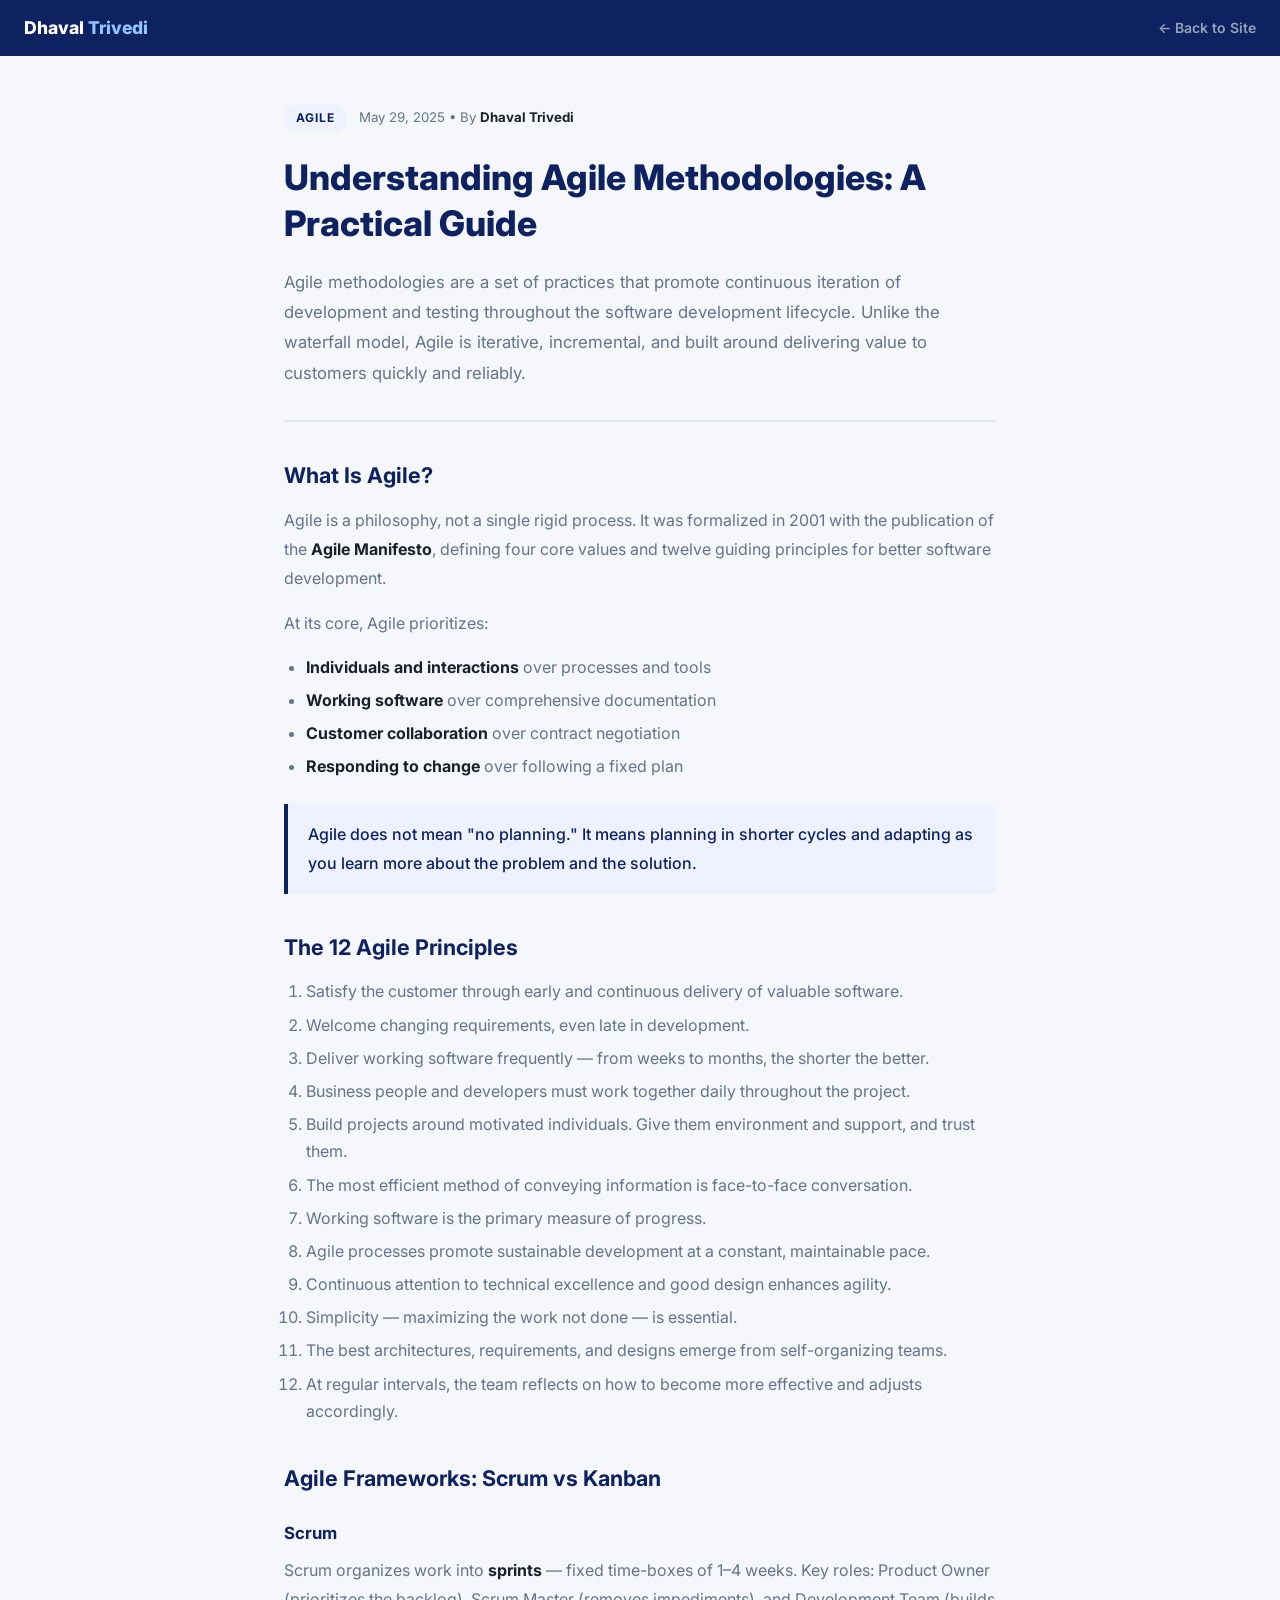
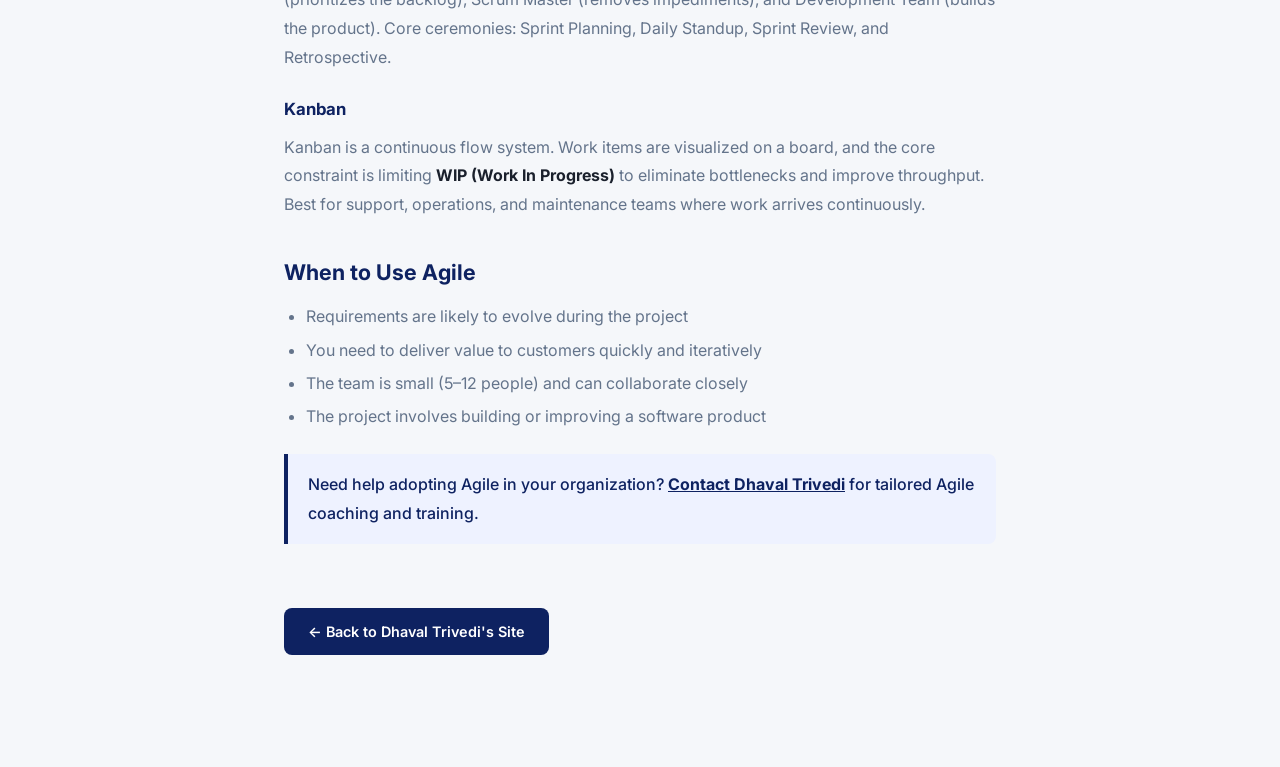
<file: blog/post1.html>
<!DOCTYPE html>
<html lang="en">
<head>
  <meta charset="UTF-8">
  <meta name="viewport" content="width=device-width, initial-scale=1.0">
  <title>Understanding Agile Methodologies: A Practical Guide | Dhaval Trivedi</title>
  <meta name="description" content="A practical guide to Agile methodologies — core values, the 12 principles, Scrum vs Kanban, and how to get started. By Dhaval Trivedi, PMP &amp; CSM certified.">
  <meta name="author" content="Dhaval Trivedi">
  <meta name="robots" content="index, follow">
  <link rel="canonical" href="https://dhaval-info-1.github.io/blog/post1.html">
  <meta property="og:title" content="Understanding Agile Methodologies: A Practical Guide | Dhaval Trivedi">
  <meta property="og:description" content="A practical guide to Agile methodologies — core values, 12 principles, Scrum vs Kanban, and getting started.">
  <meta property="og:url" content="https://dhaval-info-1.github.io/blog/post1.html">
  <meta property="og:type" content="article">
  <script type="application/ld+json">
  {
    "@context": "https://schema.org",
    "@type": "BlogPosting",
    "headline": "Understanding Agile Methodologies: A Practical Guide",
    "description": "A practical guide to Agile methodologies — core values, the 12 principles, Scrum vs Kanban, and how to get started.",
    "author": { "@type": "Person", "name": "Dhaval Trivedi", "url": "https://dhaval-info-1.github.io/" },
    "publisher": { "@type": "Person", "name": "Dhaval Trivedi" },
    "url": "https://dhaval-info-1.github.io/blog/post1.html",
    "datePublished": "2025-05-29",
    "dateModified": "2026-03-16"
  }
  </script>
  <link rel="preconnect" href="https://fonts.googleapis.com">
  <link href="https://fonts.googleapis.com/css2?family=Inter:wght@400;500;600;700;800&display=swap" rel="stylesheet">
  <style>
    *, *::before, *::after { box-sizing: border-box; margin: 0; padding: 0; }
    :root { --navy:#0E2261; --blue:#1A56DB; --bg:#F5F7FA; --border:#E2E8F0; --text:#1A202C; --muted:#64748B; }
    body { font-family: 'Inter', sans-serif; font-size: 16px; line-height: 1.6; color: var(--text); background: var(--bg); }
    .top-bar { background: var(--navy); padding: 14px 24px; display: flex; align-items: center; justify-content: space-between; }
    .top-bar .logo { font-size: 1.1rem; font-weight: 800; color: white; text-decoration: none; }
    .top-bar .logo span { color: #93C5FD; }
    .back-link { font-size: 0.875rem; font-weight: 600; color: #94A3B8; text-decoration: none; }
    .back-link:hover { color: white; }
    .article-wrap { max-width: 760px; margin: 48px auto; padding: 0 24px 64px; }
    .article-meta { display: flex; align-items: center; gap: 12px; margin-bottom: 24px; flex-wrap: wrap; }
    .article-category { background: #EEF2FF; color: var(--navy); font-size: 0.75rem; font-weight: 700; letter-spacing: 1px; text-transform: uppercase; padding: 4px 12px; border-radius: 20px; }
    .article-date { font-size: 0.83rem; color: var(--muted); }
    h1 { font-size: clamp(1.6rem, 3vw, 2.2rem); font-weight: 800; color: var(--navy); line-height: 1.3; margin-bottom: 20px; }
    .article-lead { font-size: 1.05rem; color: var(--muted); line-height: 1.8; margin-bottom: 36px; padding-bottom: 32px; border-bottom: 2px solid var(--border); }
    h2 { font-size: 1.35rem; font-weight: 700; color: var(--navy); margin: 36px 0 14px; }
    h3 { font-size: 1.05rem; font-weight: 700; color: var(--navy); margin: 24px 0 10px; }
    p { color: var(--muted); margin-bottom: 16px; line-height: 1.8; }
    ul, ol { padding-left: 22px; margin-bottom: 16px; color: var(--muted); }
    li { margin-bottom: 6px; line-height: 1.7; }
    strong { color: var(--text); }
    .callout { background: #EEF2FF; border-left: 4px solid var(--navy); border-radius: 0 8px 8px 0; padding: 16px 20px; margin: 24px 0; }
    .callout p { margin: 0; color: var(--navy); font-weight: 500; }
    .back-btn { display: inline-flex; align-items: center; gap: 8px; margin-top: 40px; padding: 12px 24px; background: var(--navy); color: white; border-radius: 8px; font-size: 0.9rem; font-weight: 600; text-decoration: none; }
    .back-btn:hover { background: var(--blue); }
  </style>
</head>
<body>
  <div class="top-bar">
    <a href="../" class="logo">Dhaval <span>Trivedi</span></a>
    <a href="../" class="back-link">&#8592; Back to Site</a>
  </div>
  <article class="article-wrap" itemscope itemtype="https://schema.org/BlogPosting">
    <div class="article-meta">
      <span class="article-category">Agile</span>
      <span class="article-date">May 29, 2025 &bull; By <strong>Dhaval Trivedi</strong></span>
    </div>
    <h1 itemprop="headline">Understanding Agile Methodologies: A Practical Guide</h1>
    <p class="article-lead" itemprop="description">
      Agile methodologies are a set of practices that promote continuous iteration of development and testing throughout the software development lifecycle.
      Unlike the waterfall model, Agile is iterative, incremental, and built around delivering value to customers quickly and reliably.
    </p>
    <h2>What Is Agile?</h2>
    <p>
      Agile is a philosophy, not a single rigid process. It was formalized in 2001 with the publication of the <strong>Agile Manifesto</strong>, defining four core values and twelve guiding principles for better software development.
    </p>
    <p>At its core, Agile prioritizes:</p>
    <ul>
      <li><strong>Individuals and interactions</strong> over processes and tools</li>
      <li><strong>Working software</strong> over comprehensive documentation</li>
      <li><strong>Customer collaboration</strong> over contract negotiation</li>
      <li><strong>Responding to change</strong> over following a fixed plan</li>
    </ul>
    <div class="callout">
      <p>Agile does not mean "no planning." It means planning in shorter cycles and adapting as you learn more about the problem and the solution.</p>
    </div>
    <h2>The 12 Agile Principles</h2>
    <ol>
      <li>Satisfy the customer through early and continuous delivery of valuable software.</li>
      <li>Welcome changing requirements, even late in development.</li>
      <li>Deliver working software frequently — from weeks to months, the shorter the better.</li>
      <li>Business people and developers must work together daily throughout the project.</li>
      <li>Build projects around motivated individuals. Give them environment and support, and trust them.</li>
      <li>The most efficient method of conveying information is face-to-face conversation.</li>
      <li>Working software is the primary measure of progress.</li>
      <li>Agile processes promote sustainable development at a constant, maintainable pace.</li>
      <li>Continuous attention to technical excellence and good design enhances agility.</li>
      <li>Simplicity — maximizing the work not done — is essential.</li>
      <li>The best architectures, requirements, and designs emerge from self-organizing teams.</li>
      <li>At regular intervals, the team reflects on how to become more effective and adjusts accordingly.</li>
    </ol>
    <h2>Agile Frameworks: Scrum vs Kanban</h2>
    <h3>Scrum</h3>
    <p>
      Scrum organizes work into <strong>sprints</strong> — fixed time-boxes of 1–4 weeks. Key roles: Product Owner (prioritizes the backlog), Scrum Master (removes impediments), and Development Team (builds the product).
      Core ceremonies: Sprint Planning, Daily Standup, Sprint Review, and Retrospective.
    </p>
    <h3>Kanban</h3>
    <p>
      Kanban is a continuous flow system. Work items are visualized on a board, and the core constraint is limiting <strong>WIP (Work In Progress)</strong> to eliminate bottlenecks and improve throughput.
      Best for support, operations, and maintenance teams where work arrives continuously.
    </p>
    <h2>When to Use Agile</h2>
    <ul>
      <li>Requirements are likely to evolve during the project</li>
      <li>You need to deliver value to customers quickly and iteratively</li>
      <li>The team is small (5–12 people) and can collaborate closely</li>
      <li>The project involves building or improving a software product</li>
    </ul>
    <div class="callout">
      <p>Need help adopting Agile in your organization? <a href="mailto:dhaval2123mba@gmail.com" style="color:#0E2261;font-weight:700;">Contact Dhaval Trivedi</a> for tailored Agile coaching and training.</p>
    </div>
    <a href="../" class="back-btn">&#8592; Back to Dhaval Trivedi's Site</a>
  </article>
</body>
</html>
</file>
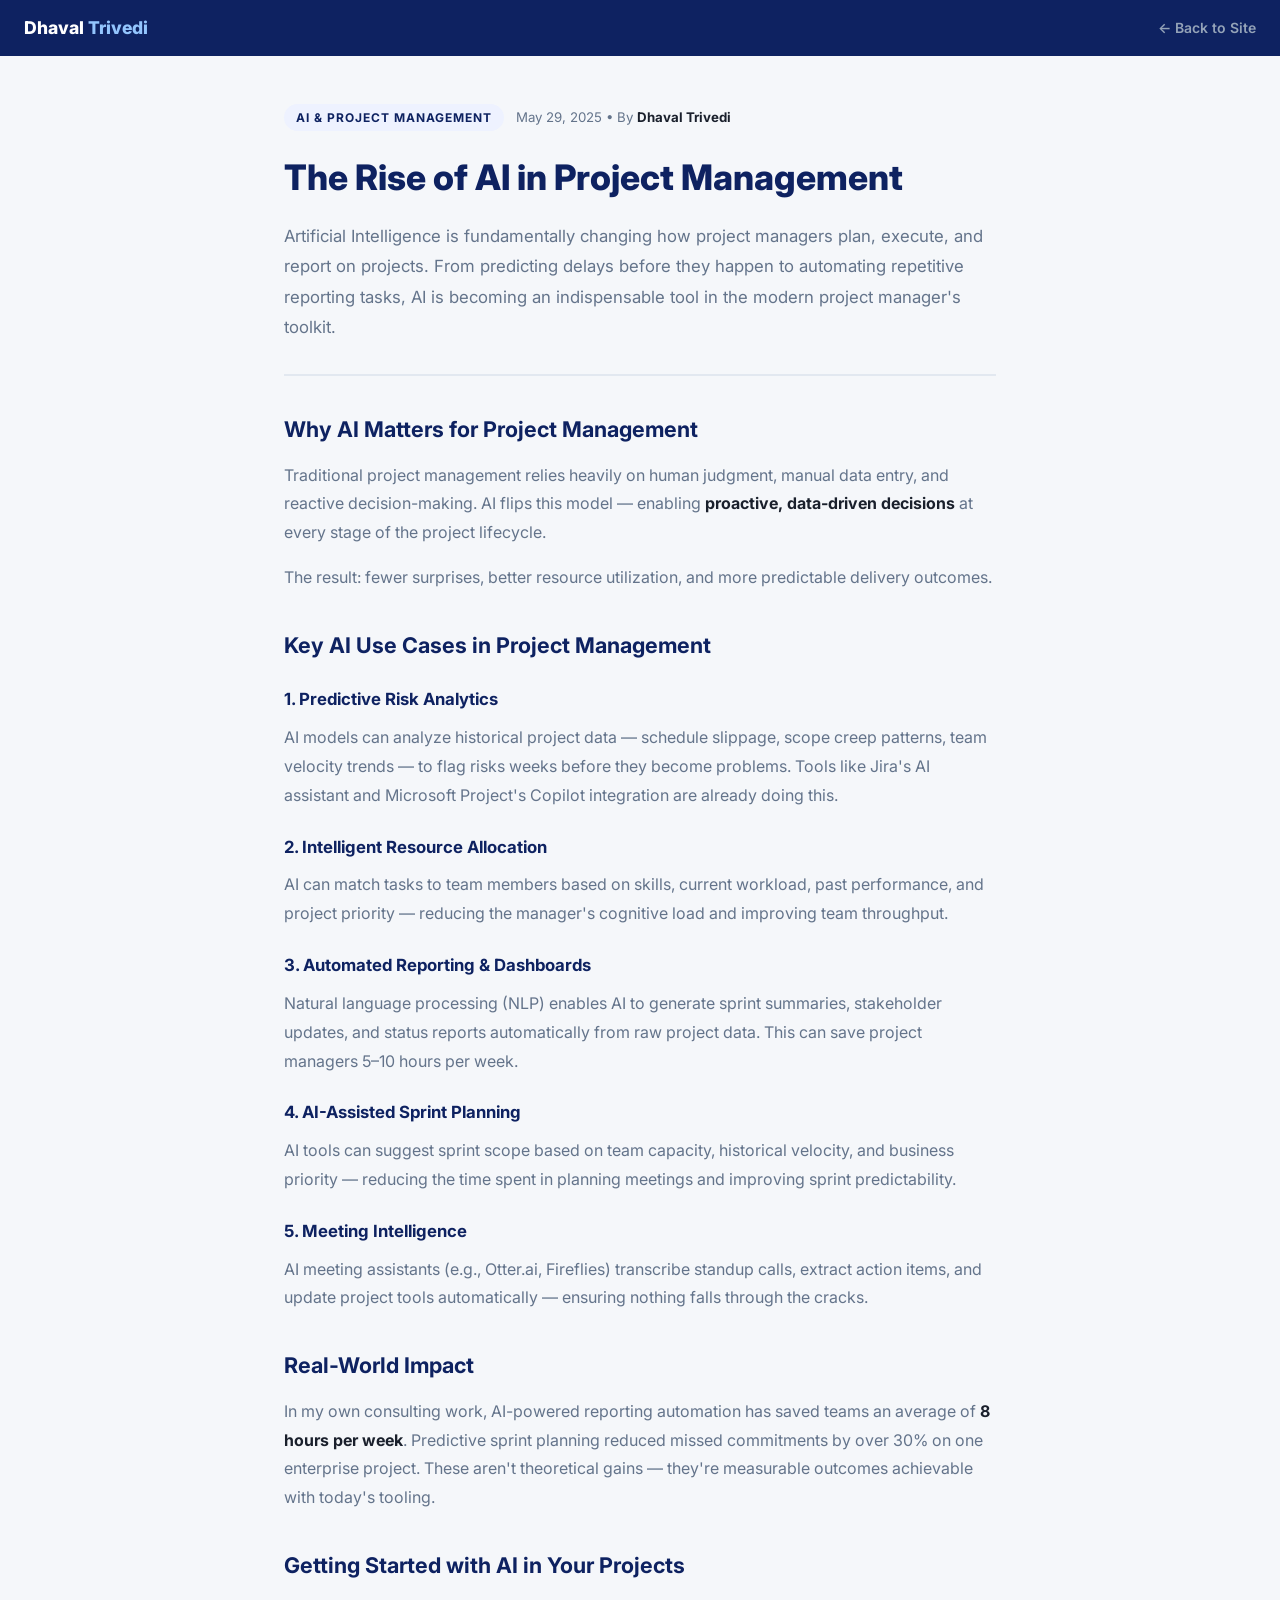
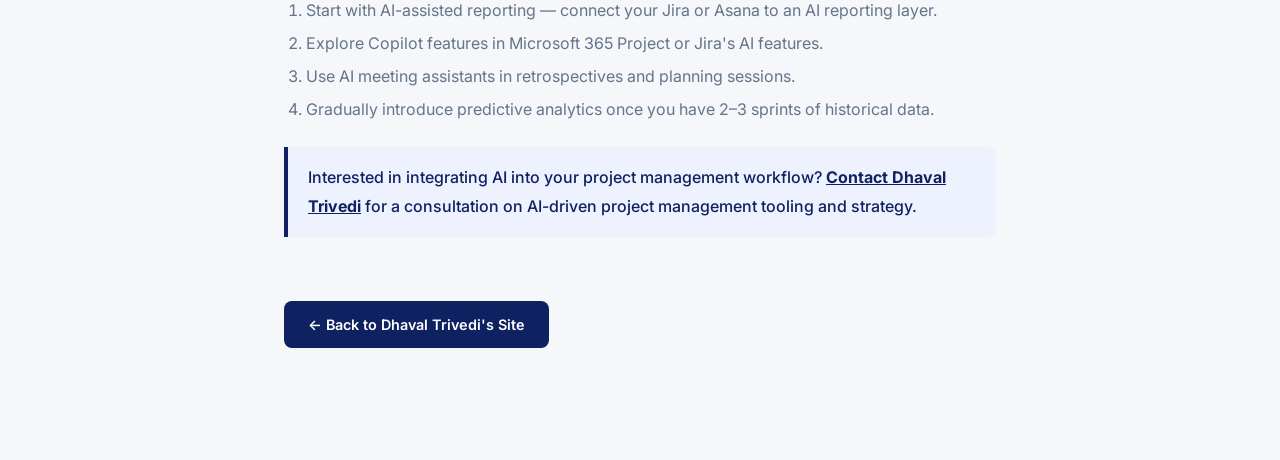
<file: blog/post2.html>
<!DOCTYPE html>
<html lang="en">
<head>
  <meta charset="UTF-8">
  <meta name="viewport" content="width=device-width, initial-scale=1.0">
  <title>The Rise of AI in Project Management | Dhaval Trivedi</title>
  <meta name="description" content="How AI is transforming project management — from predictive risk analytics to automated sprint planning. Practical insights by Dhaval Trivedi, PMP &amp; AI Solutions Expert.">
  <meta name="author" content="Dhaval Trivedi">
  <meta name="robots" content="index, follow">
  <link rel="canonical" href="https://dhaval-info-1.github.io/blog/post2.html">
  <meta property="og:title" content="The Rise of AI in Project Management | Dhaval Trivedi">
  <meta property="og:description" content="How AI is transforming project management — from predictive risk analytics to automated sprint planning.">
  <meta property="og:url" content="https://dhaval-info-1.github.io/blog/post2.html">
  <meta property="og:type" content="article">
  <script type="application/ld+json">
  {
    "@context": "https://schema.org",
    "@type": "BlogPosting",
    "headline": "The Rise of AI in Project Management",
    "description": "How AI is transforming project management — from predictive risk analytics to automated sprint planning. Practical insights by Dhaval Trivedi.",
    "author": { "@type": "Person", "name": "Dhaval Trivedi", "url": "https://dhaval-info-1.github.io/" },
    "publisher": { "@type": "Person", "name": "Dhaval Trivedi" },
    "url": "https://dhaval-info-1.github.io/blog/post2.html",
    "datePublished": "2025-05-29",
    "dateModified": "2026-03-16"
  }
  </script>
  <link rel="preconnect" href="https://fonts.googleapis.com">
  <link href="https://fonts.googleapis.com/css2?family=Inter:wght@400;500;600;700;800&display=swap" rel="stylesheet">
  <style>
    *, *::before, *::after { box-sizing: border-box; margin: 0; padding: 0; }
    :root { --navy:#0E2261; --blue:#1A56DB; --bg:#F5F7FA; --border:#E2E8F0; --text:#1A202C; --muted:#64748B; }
    body { font-family: 'Inter', sans-serif; font-size: 16px; line-height: 1.6; color: var(--text); background: var(--bg); }
    .top-bar { background: var(--navy); padding: 14px 24px; display: flex; align-items: center; justify-content: space-between; }
    .top-bar .logo { font-size: 1.1rem; font-weight: 800; color: white; text-decoration: none; }
    .top-bar .logo span { color: #93C5FD; }
    .back-link { font-size: 0.875rem; font-weight: 600; color: #94A3B8; text-decoration: none; }
    .back-link:hover { color: white; }
    .article-wrap { max-width: 760px; margin: 48px auto; padding: 0 24px 64px; }
    .article-meta { display: flex; align-items: center; gap: 12px; margin-bottom: 24px; flex-wrap: wrap; }
    .article-category { background: #EEF2FF; color: var(--navy); font-size: 0.75rem; font-weight: 700; letter-spacing: 1px; text-transform: uppercase; padding: 4px 12px; border-radius: 20px; }
    .article-date { font-size: 0.83rem; color: var(--muted); }
    h1 { font-size: clamp(1.6rem, 3vw, 2.2rem); font-weight: 800; color: var(--navy); line-height: 1.3; margin-bottom: 20px; }
    .article-lead { font-size: 1.05rem; color: var(--muted); line-height: 1.8; margin-bottom: 36px; padding-bottom: 32px; border-bottom: 2px solid var(--border); }
    h2 { font-size: 1.35rem; font-weight: 700; color: var(--navy); margin: 36px 0 14px; }
    h3 { font-size: 1.05rem; font-weight: 700; color: var(--navy); margin: 24px 0 10px; }
    p { color: var(--muted); margin-bottom: 16px; line-height: 1.8; }
    ul, ol { padding-left: 22px; margin-bottom: 16px; color: var(--muted); }
    li { margin-bottom: 6px; line-height: 1.7; }
    strong { color: var(--text); }
    .callout { background: #EEF2FF; border-left: 4px solid var(--navy); border-radius: 0 8px 8px 0; padding: 16px 20px; margin: 24px 0; }
    .callout p { margin: 0; color: var(--navy); font-weight: 500; }
    .back-btn { display: inline-flex; align-items: center; gap: 8px; margin-top: 40px; padding: 12px 24px; background: var(--navy); color: white; border-radius: 8px; font-size: 0.9rem; font-weight: 600; text-decoration: none; }
    .back-btn:hover { background: var(--blue); }
  </style>
</head>
<body>
  <div class="top-bar">
    <a href="../" class="logo">Dhaval <span>Trivedi</span></a>
    <a href="../" class="back-link">&#8592; Back to Site</a>
  </div>
  <article class="article-wrap" itemscope itemtype="https://schema.org/BlogPosting">
    <div class="article-meta">
      <span class="article-category">AI &amp; Project Management</span>
      <span class="article-date">May 29, 2025 &bull; By <strong>Dhaval Trivedi</strong></span>
    </div>
    <h1 itemprop="headline">The Rise of AI in Project Management</h1>
    <p class="article-lead" itemprop="description">
      Artificial Intelligence is fundamentally changing how project managers plan, execute, and report on projects.
      From predicting delays before they happen to automating repetitive reporting tasks, AI is becoming an indispensable tool in the modern project manager's toolkit.
    </p>
    <h2>Why AI Matters for Project Management</h2>
    <p>
      Traditional project management relies heavily on human judgment, manual data entry, and reactive decision-making. AI flips this model — enabling <strong>proactive, data-driven decisions</strong> at every stage of the project lifecycle.
    </p>
    <p>
      The result: fewer surprises, better resource utilization, and more predictable delivery outcomes.
    </p>
    <h2>Key AI Use Cases in Project Management</h2>
    <h3>1. Predictive Risk Analytics</h3>
    <p>
      AI models can analyze historical project data — schedule slippage, scope creep patterns, team velocity trends — to flag risks weeks before they become problems. Tools like Jira's AI assistant and Microsoft Project's Copilot integration are already doing this.
    </p>
    <h3>2. Intelligent Resource Allocation</h3>
    <p>
      AI can match tasks to team members based on skills, current workload, past performance, and project priority — reducing the manager's cognitive load and improving team throughput.
    </p>
    <h3>3. Automated Reporting &amp; Dashboards</h3>
    <p>
      Natural language processing (NLP) enables AI to generate sprint summaries, stakeholder updates, and status reports automatically from raw project data. This can save project managers 5–10 hours per week.
    </p>
    <h3>4. AI-Assisted Sprint Planning</h3>
    <p>
      AI tools can suggest sprint scope based on team capacity, historical velocity, and business priority — reducing the time spent in planning meetings and improving sprint predictability.
    </p>
    <h3>5. Meeting Intelligence</h3>
    <p>
      AI meeting assistants (e.g., Otter.ai, Fireflies) transcribe standup calls, extract action items, and update project tools automatically — ensuring nothing falls through the cracks.
    </p>
    <h2>Real-World Impact</h2>
    <p>
      In my own consulting work, AI-powered reporting automation has saved teams an average of <strong>8 hours per week</strong>. Predictive sprint planning reduced missed commitments by over 30% on one enterprise project. These aren't theoretical gains — they're measurable outcomes achievable with today's tooling.
    </p>
    <h2>Getting Started with AI in Your Projects</h2>
    <ol>
      <li>Start with AI-assisted reporting — connect your Jira or Asana to an AI reporting layer.</li>
      <li>Explore Copilot features in Microsoft 365 Project or Jira's AI features.</li>
      <li>Use AI meeting assistants in retrospectives and planning sessions.</li>
      <li>Gradually introduce predictive analytics once you have 2–3 sprints of historical data.</li>
    </ol>
    <div class="callout">
      <p>Interested in integrating AI into your project management workflow? <a href="mailto:dhaval2123mba@gmail.com" style="color:#0E2261;font-weight:700;">Contact Dhaval Trivedi</a> for a consultation on AI-driven project management tooling and strategy.</p>
    </div>
    <a href="../" class="back-btn">&#8592; Back to Dhaval Trivedi's Site</a>
  </article>
</body>
</html>
</file>
